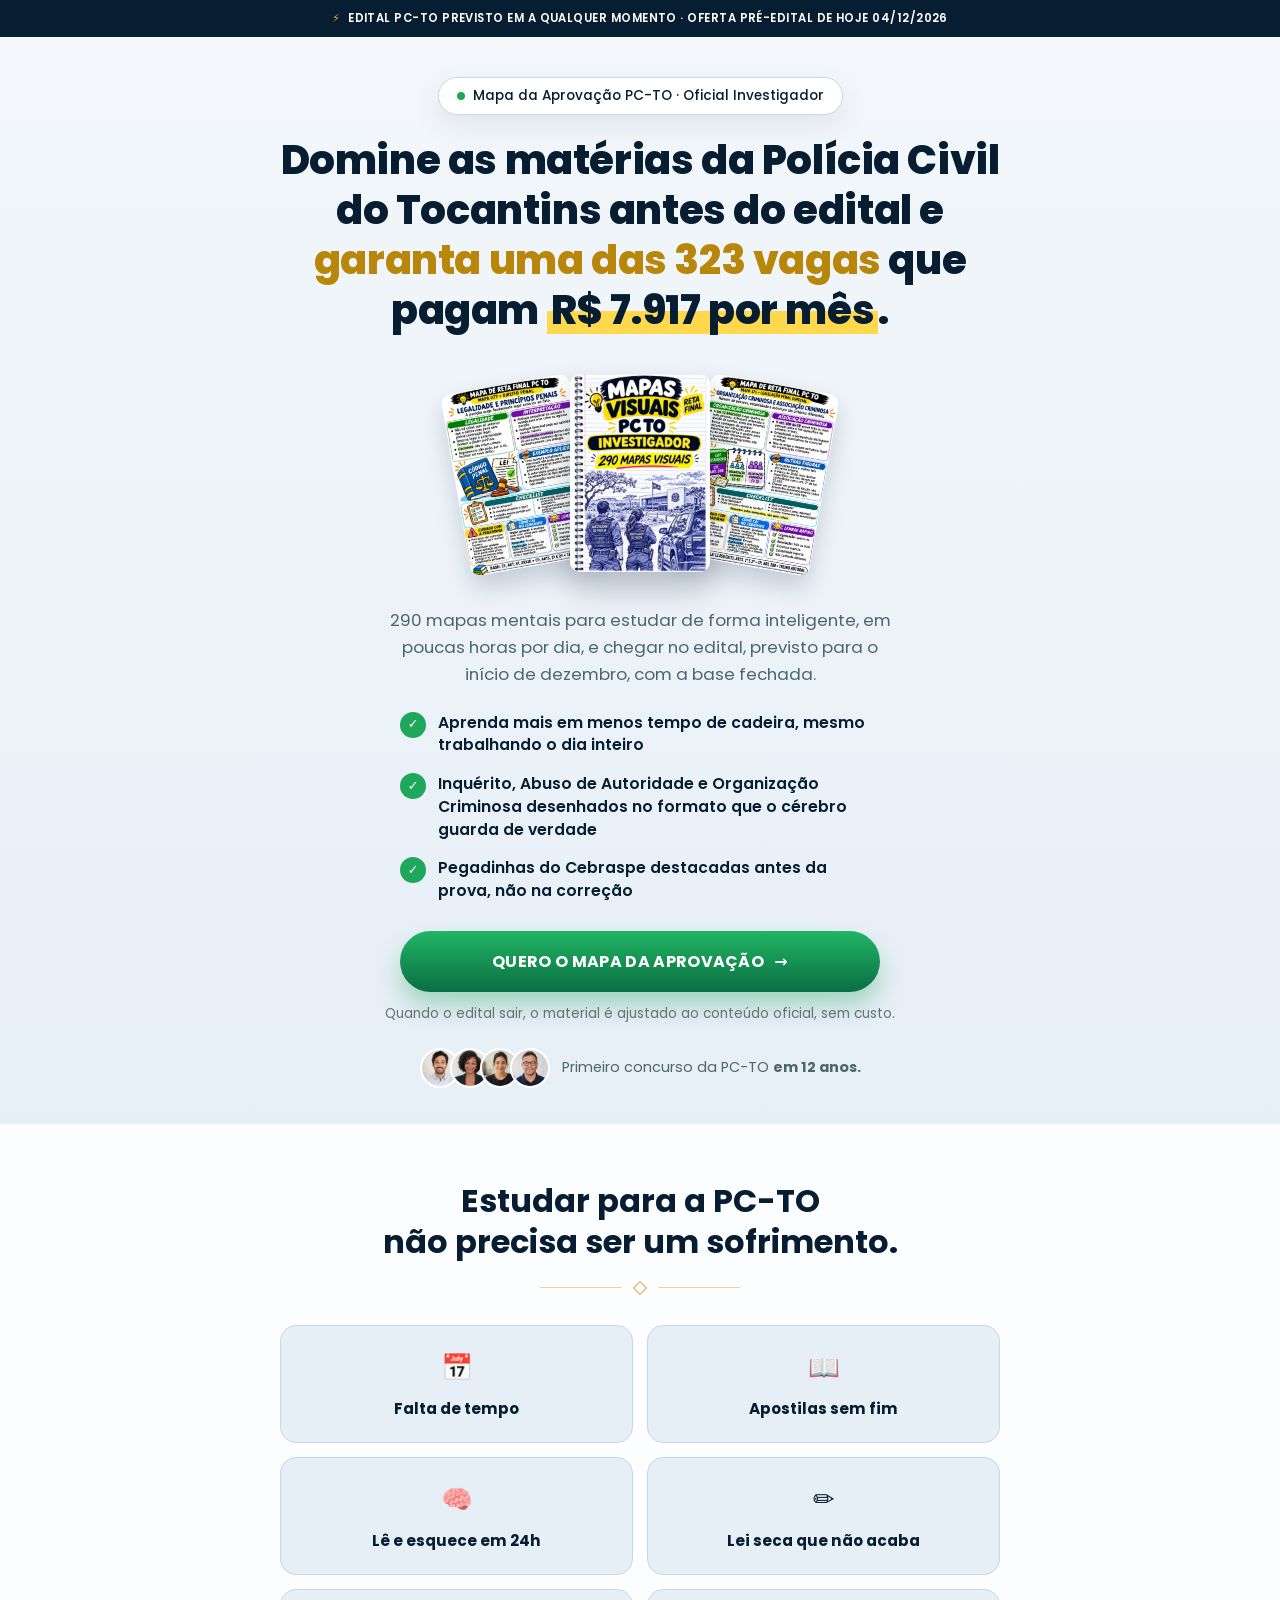
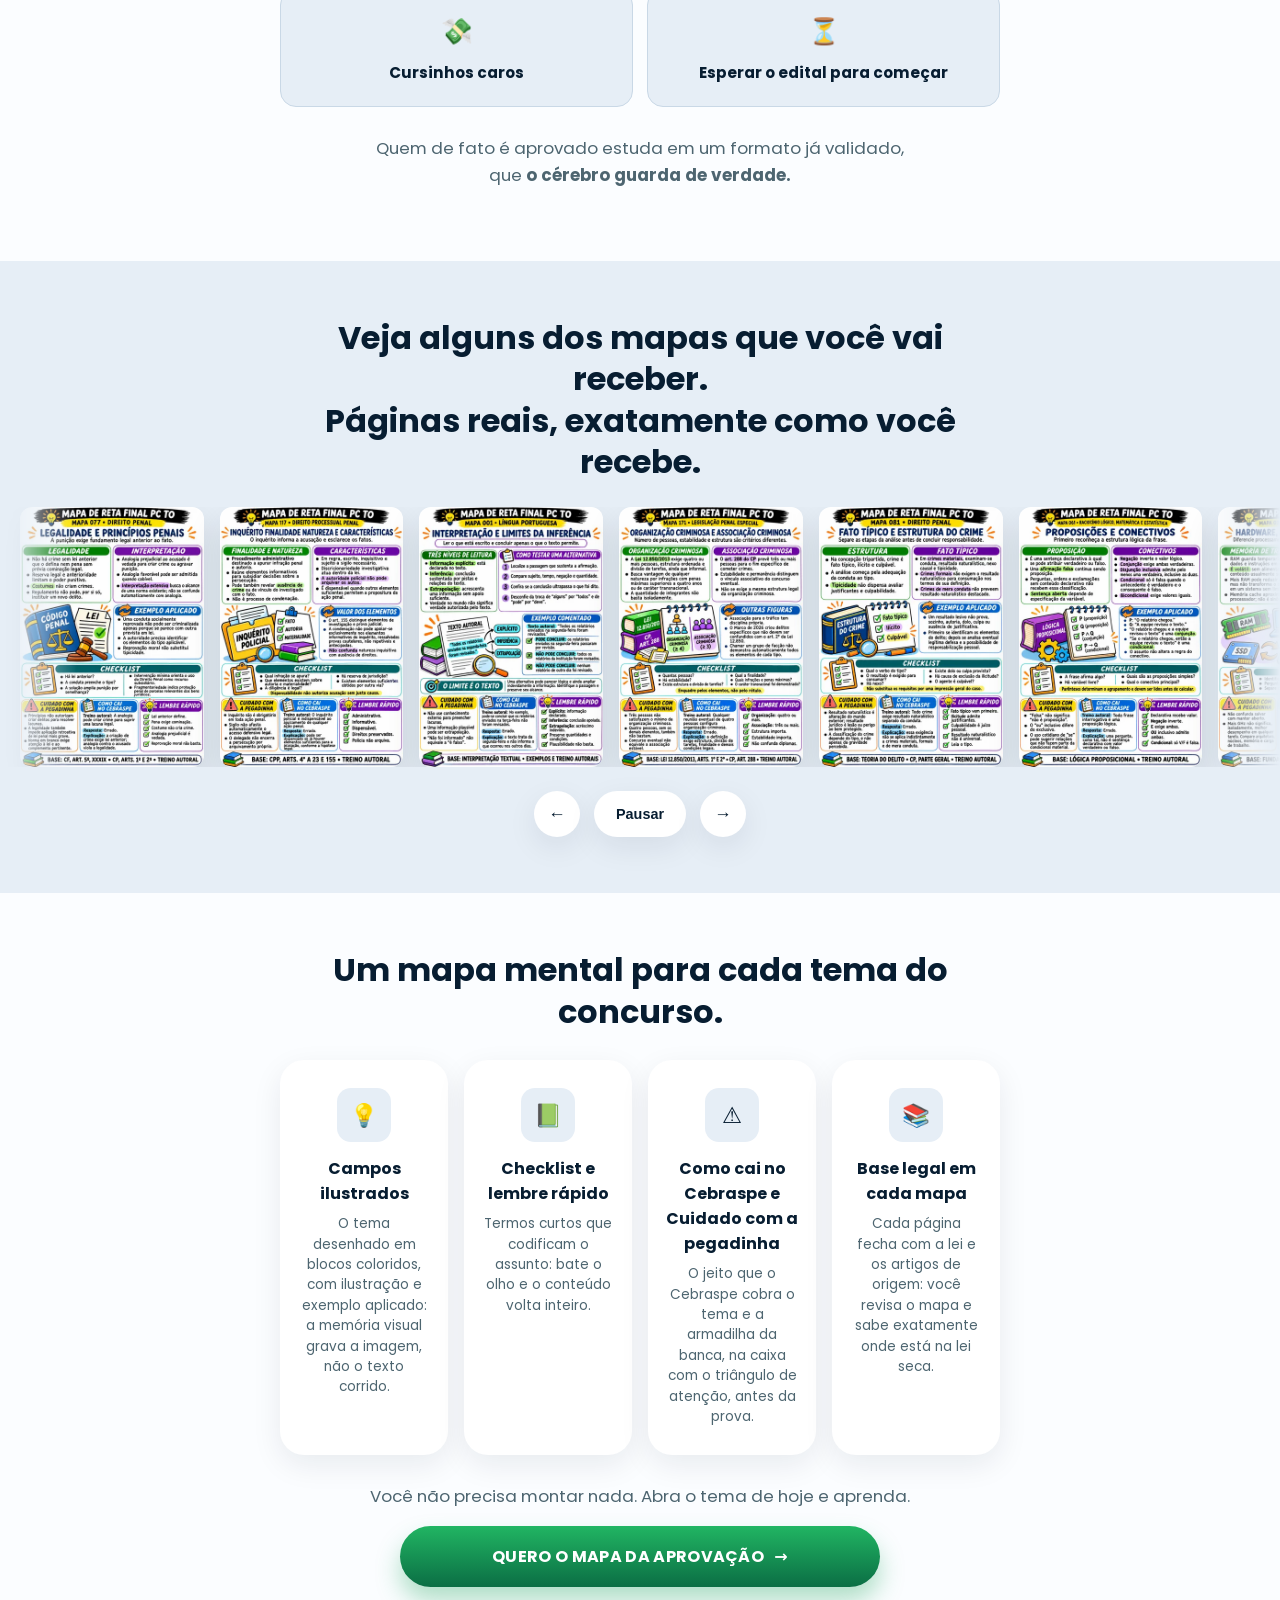
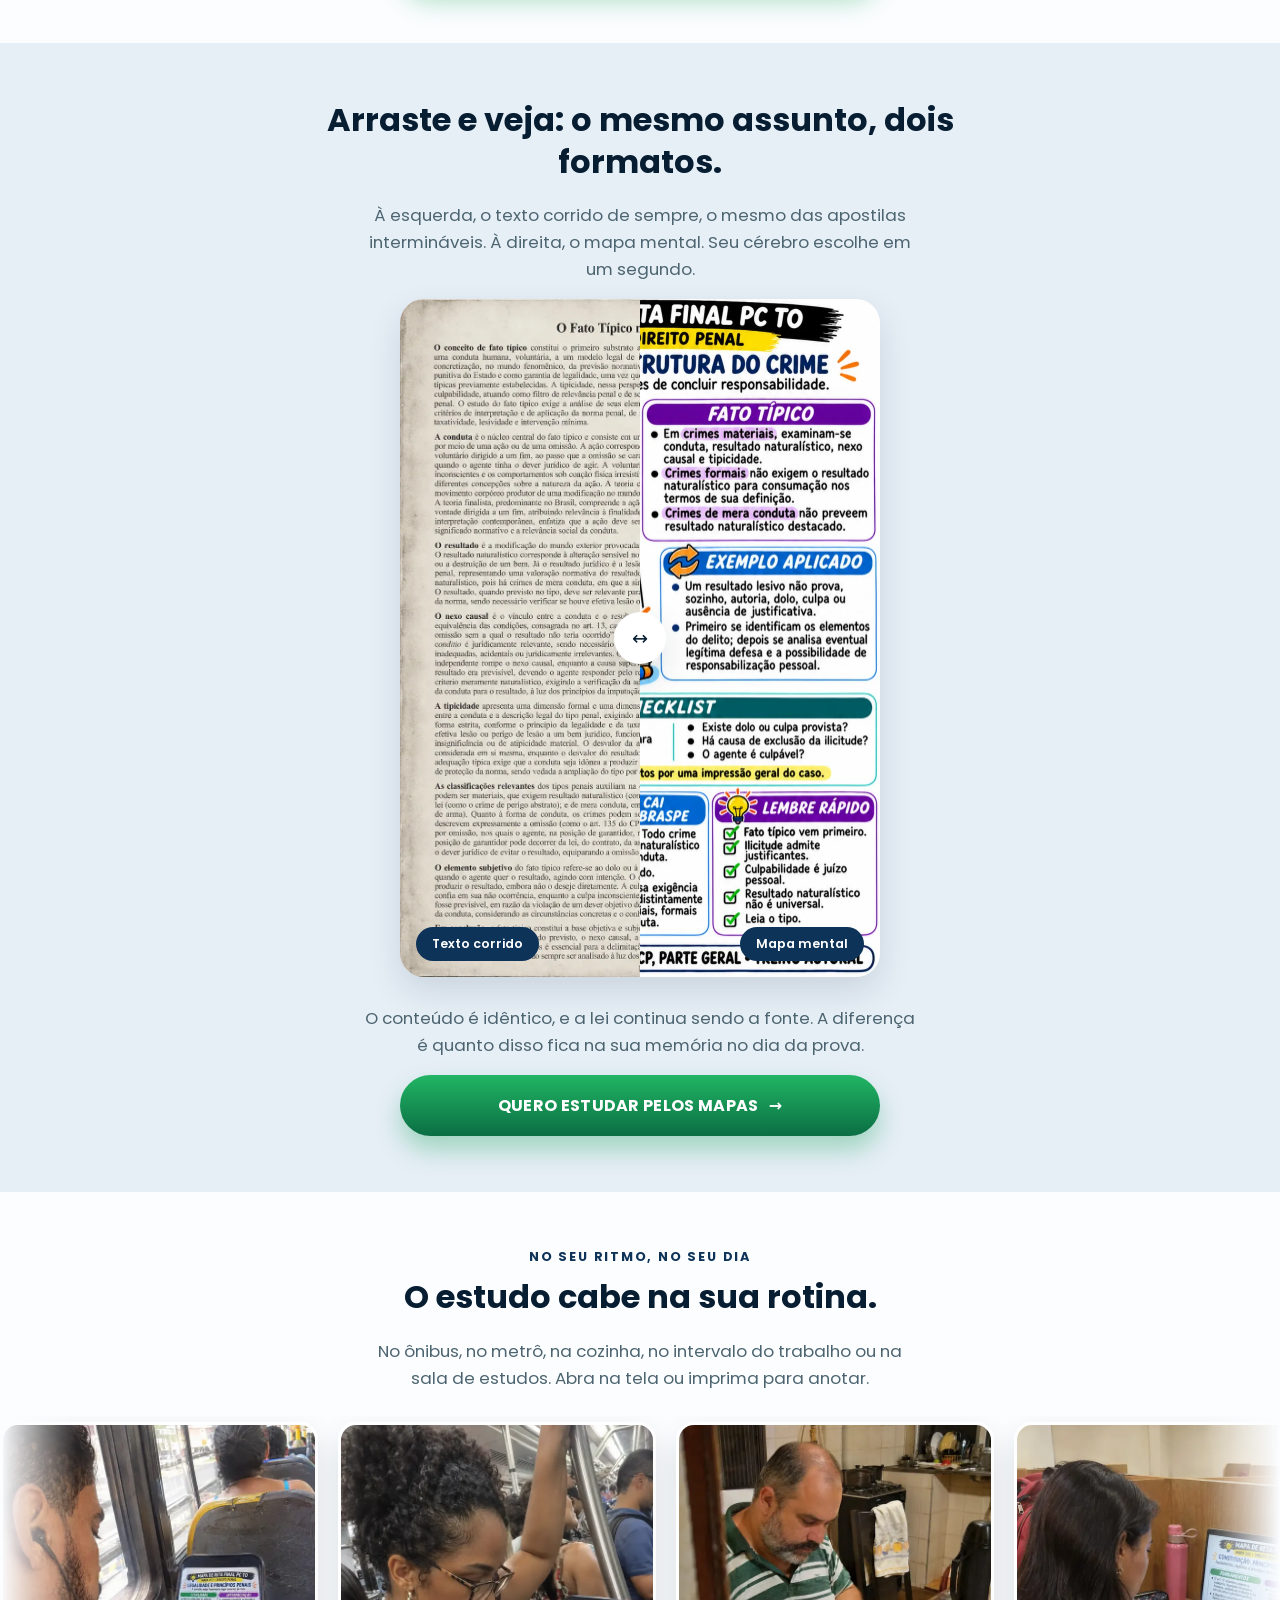
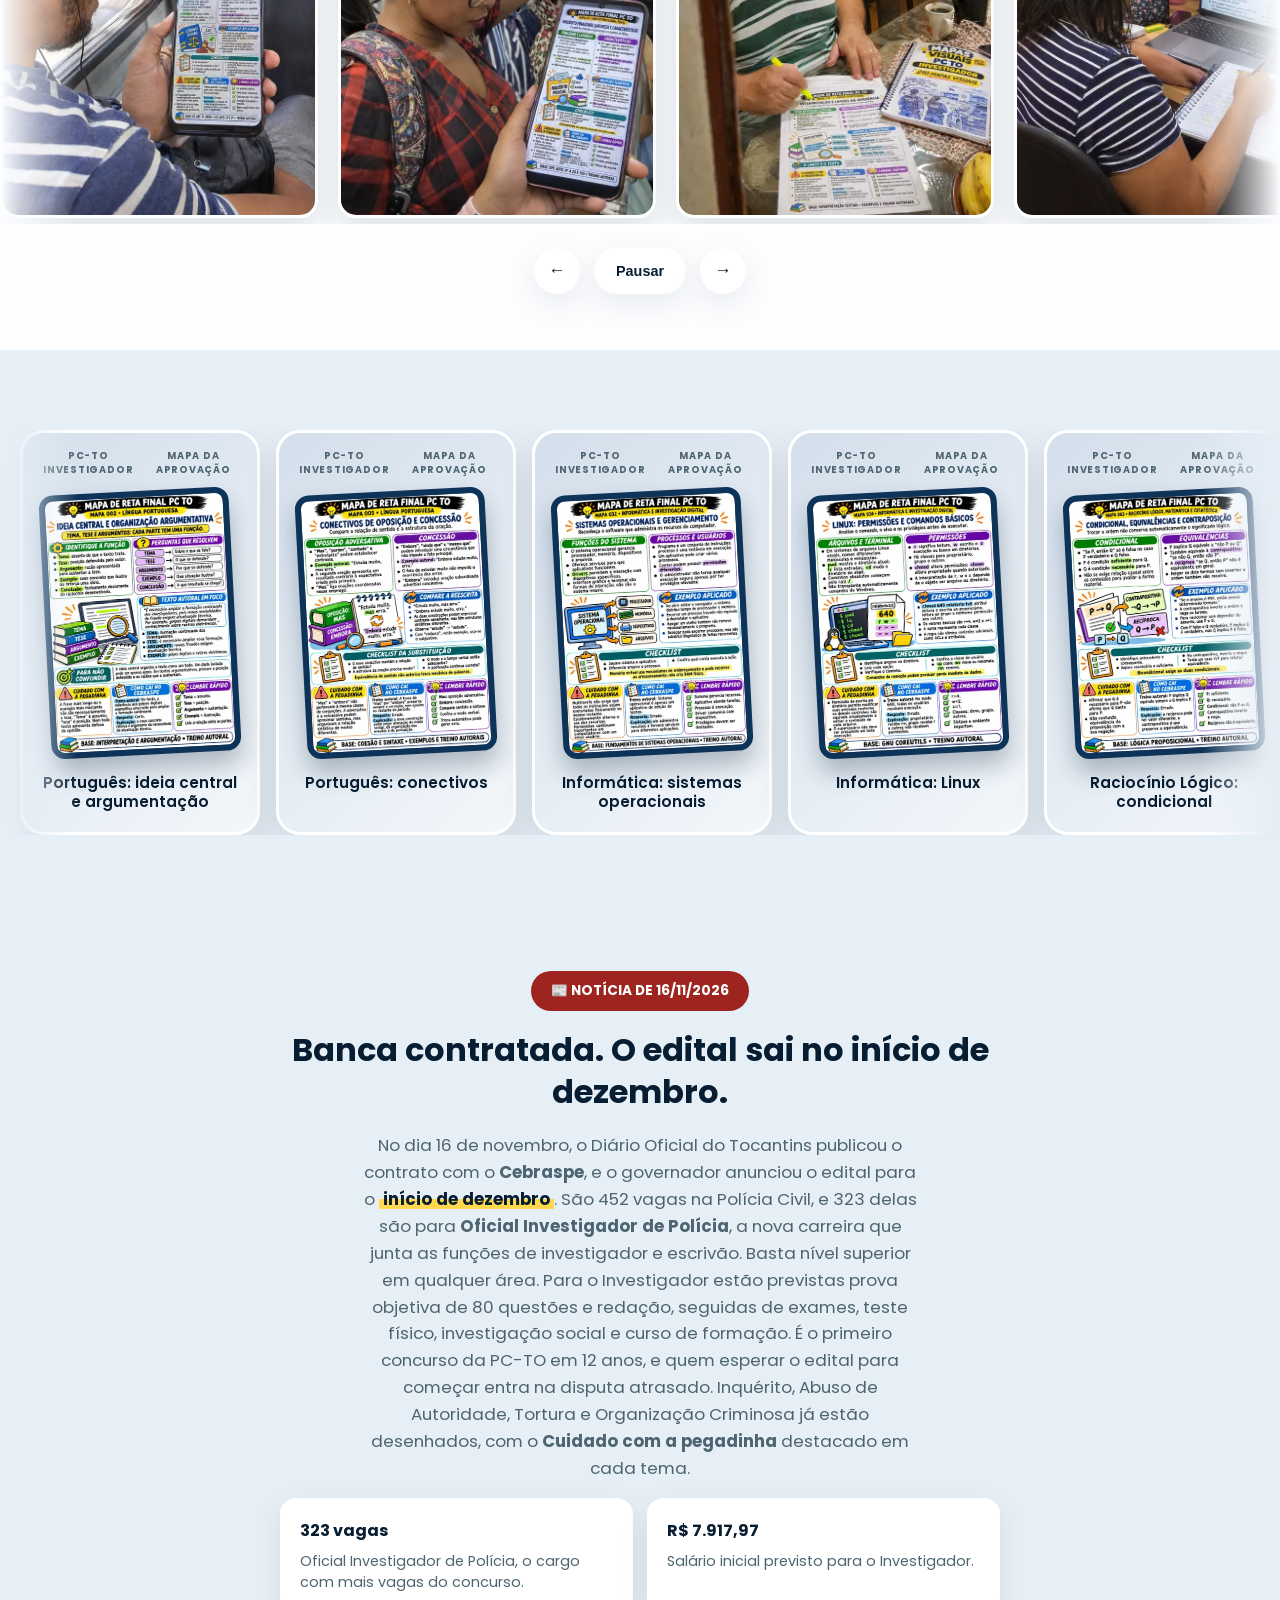
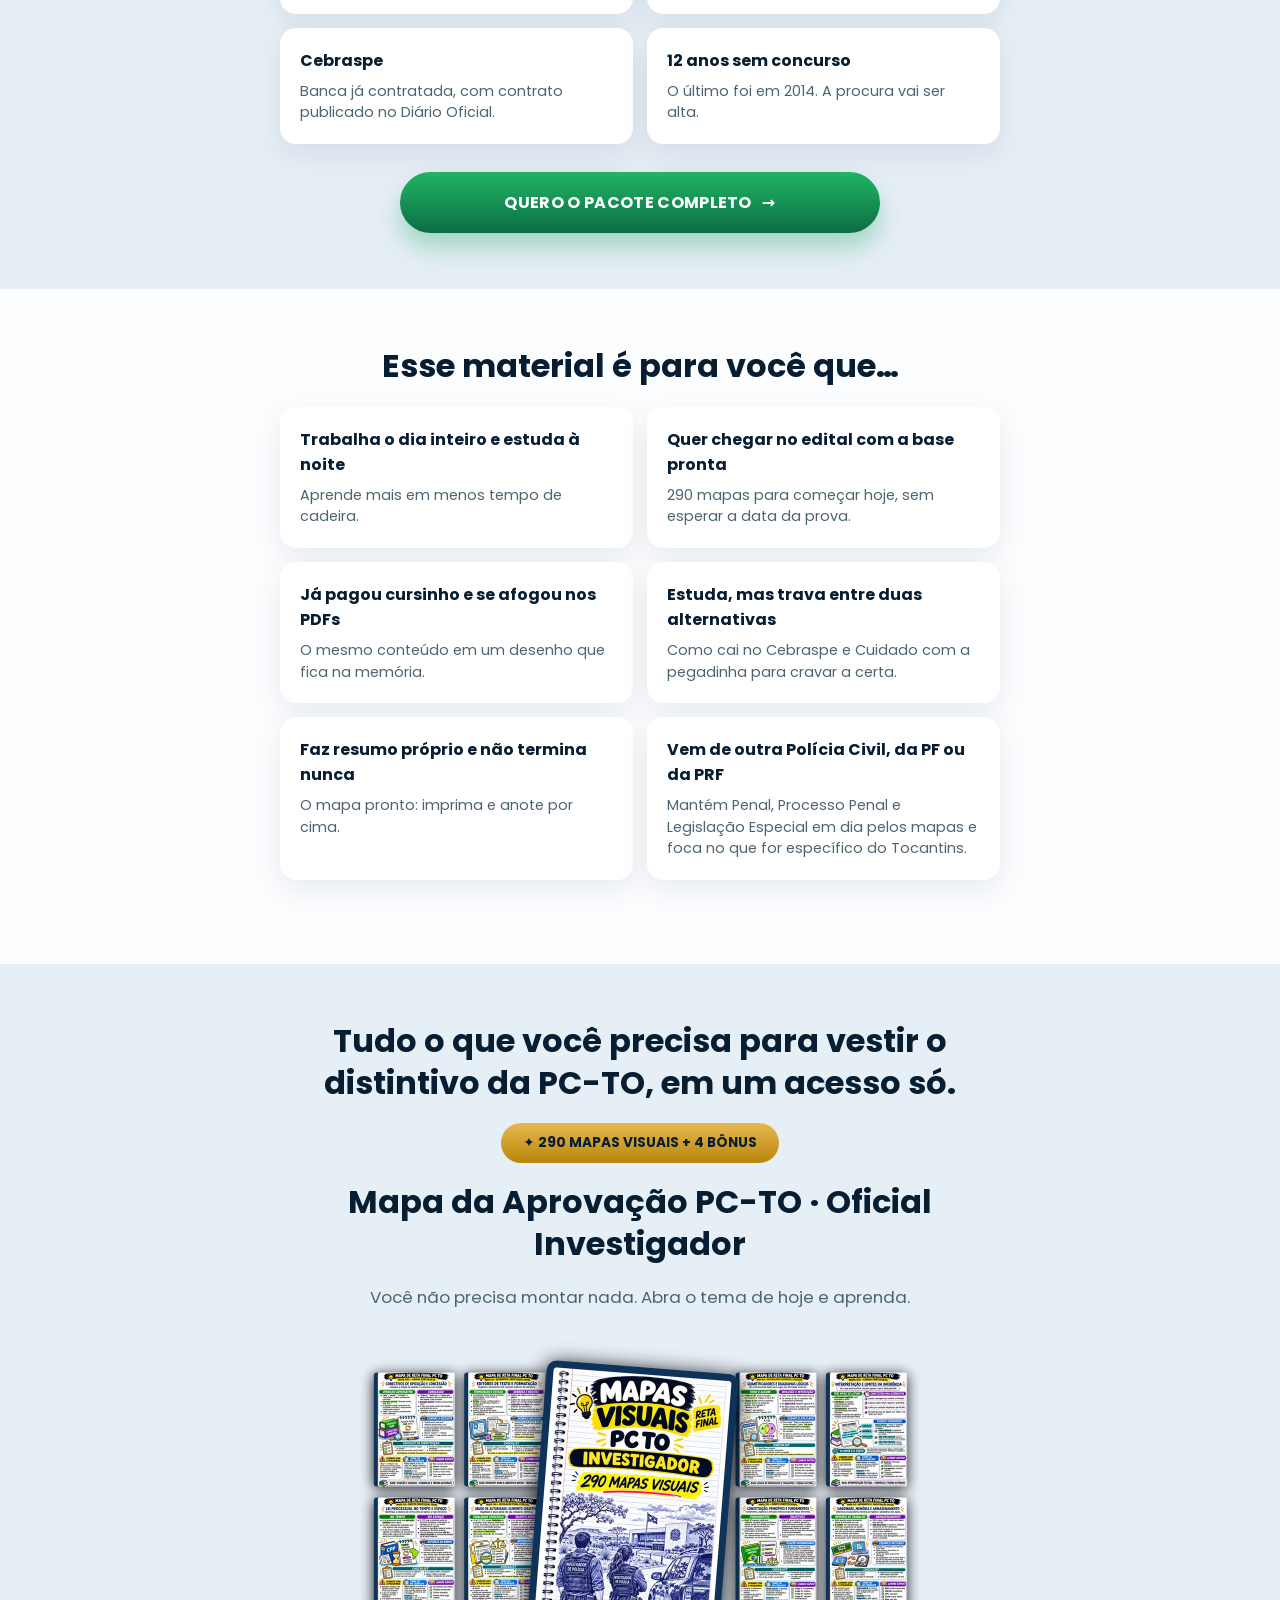
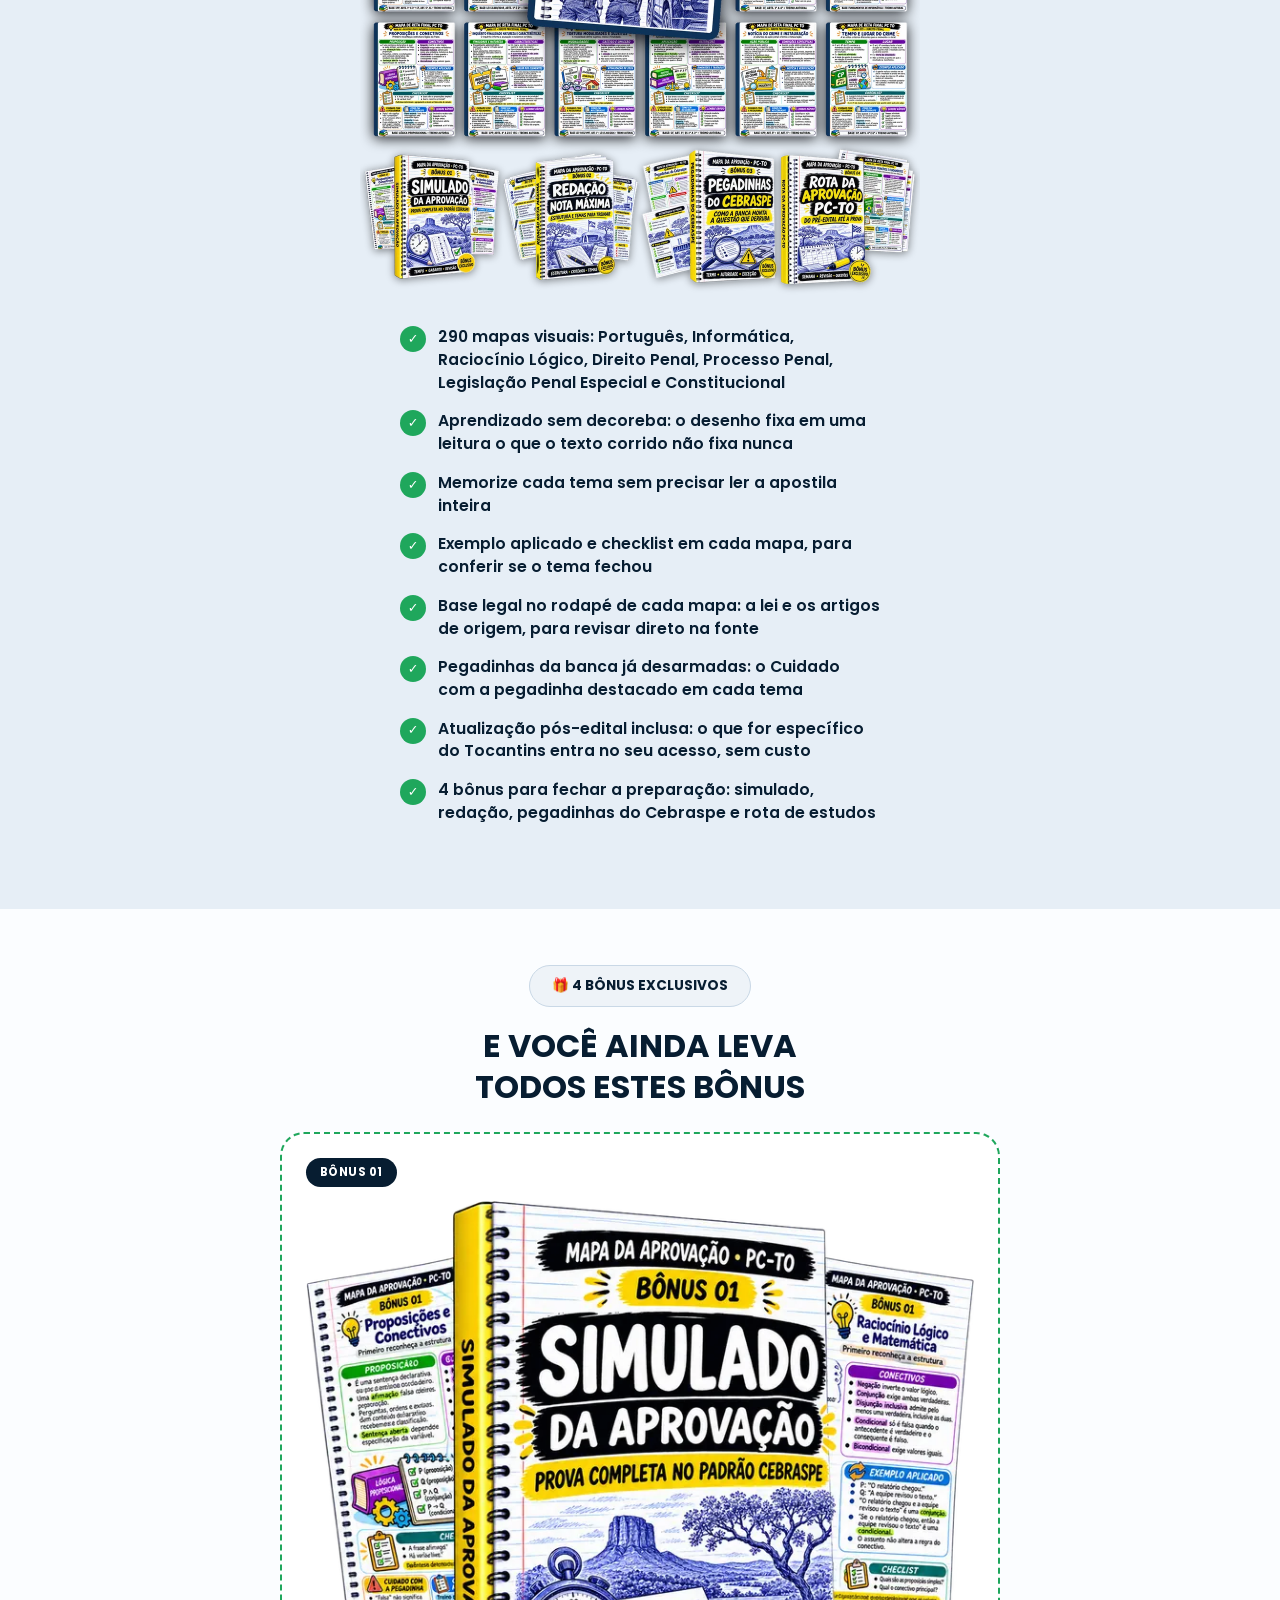
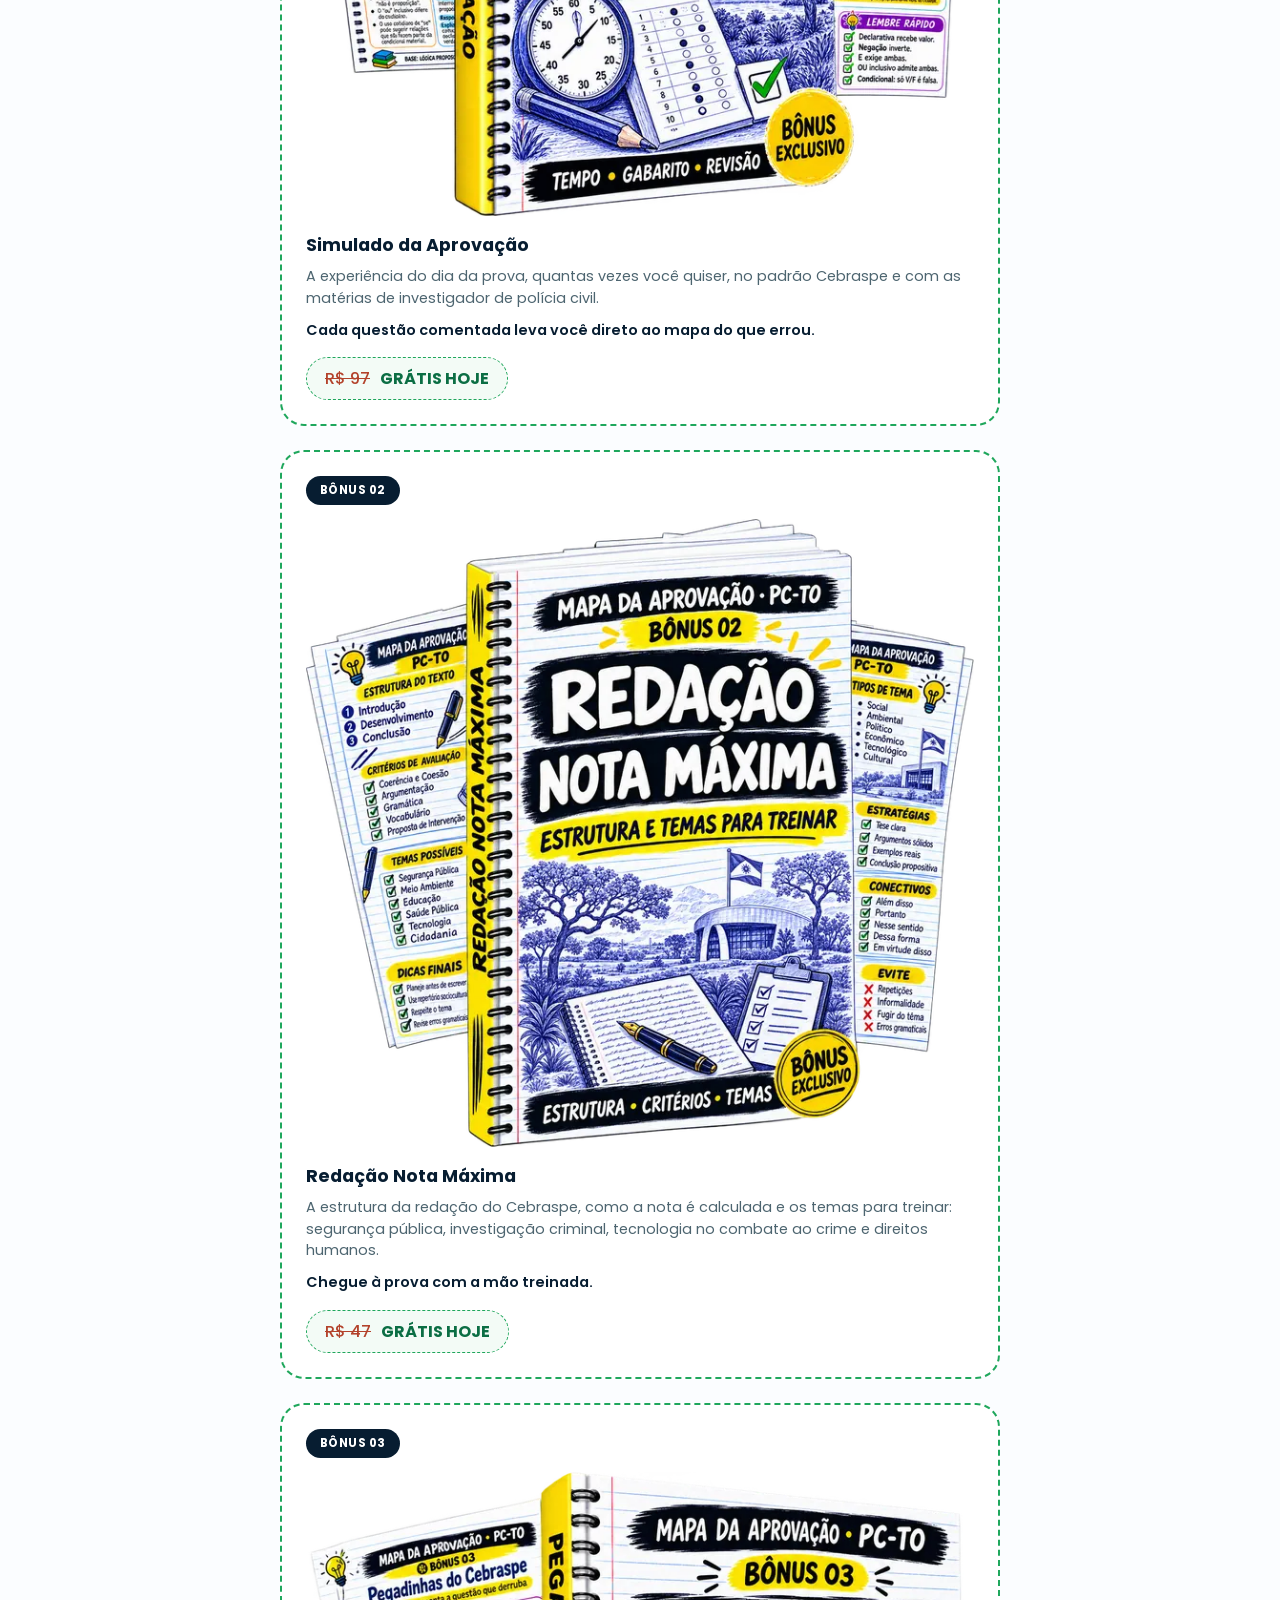
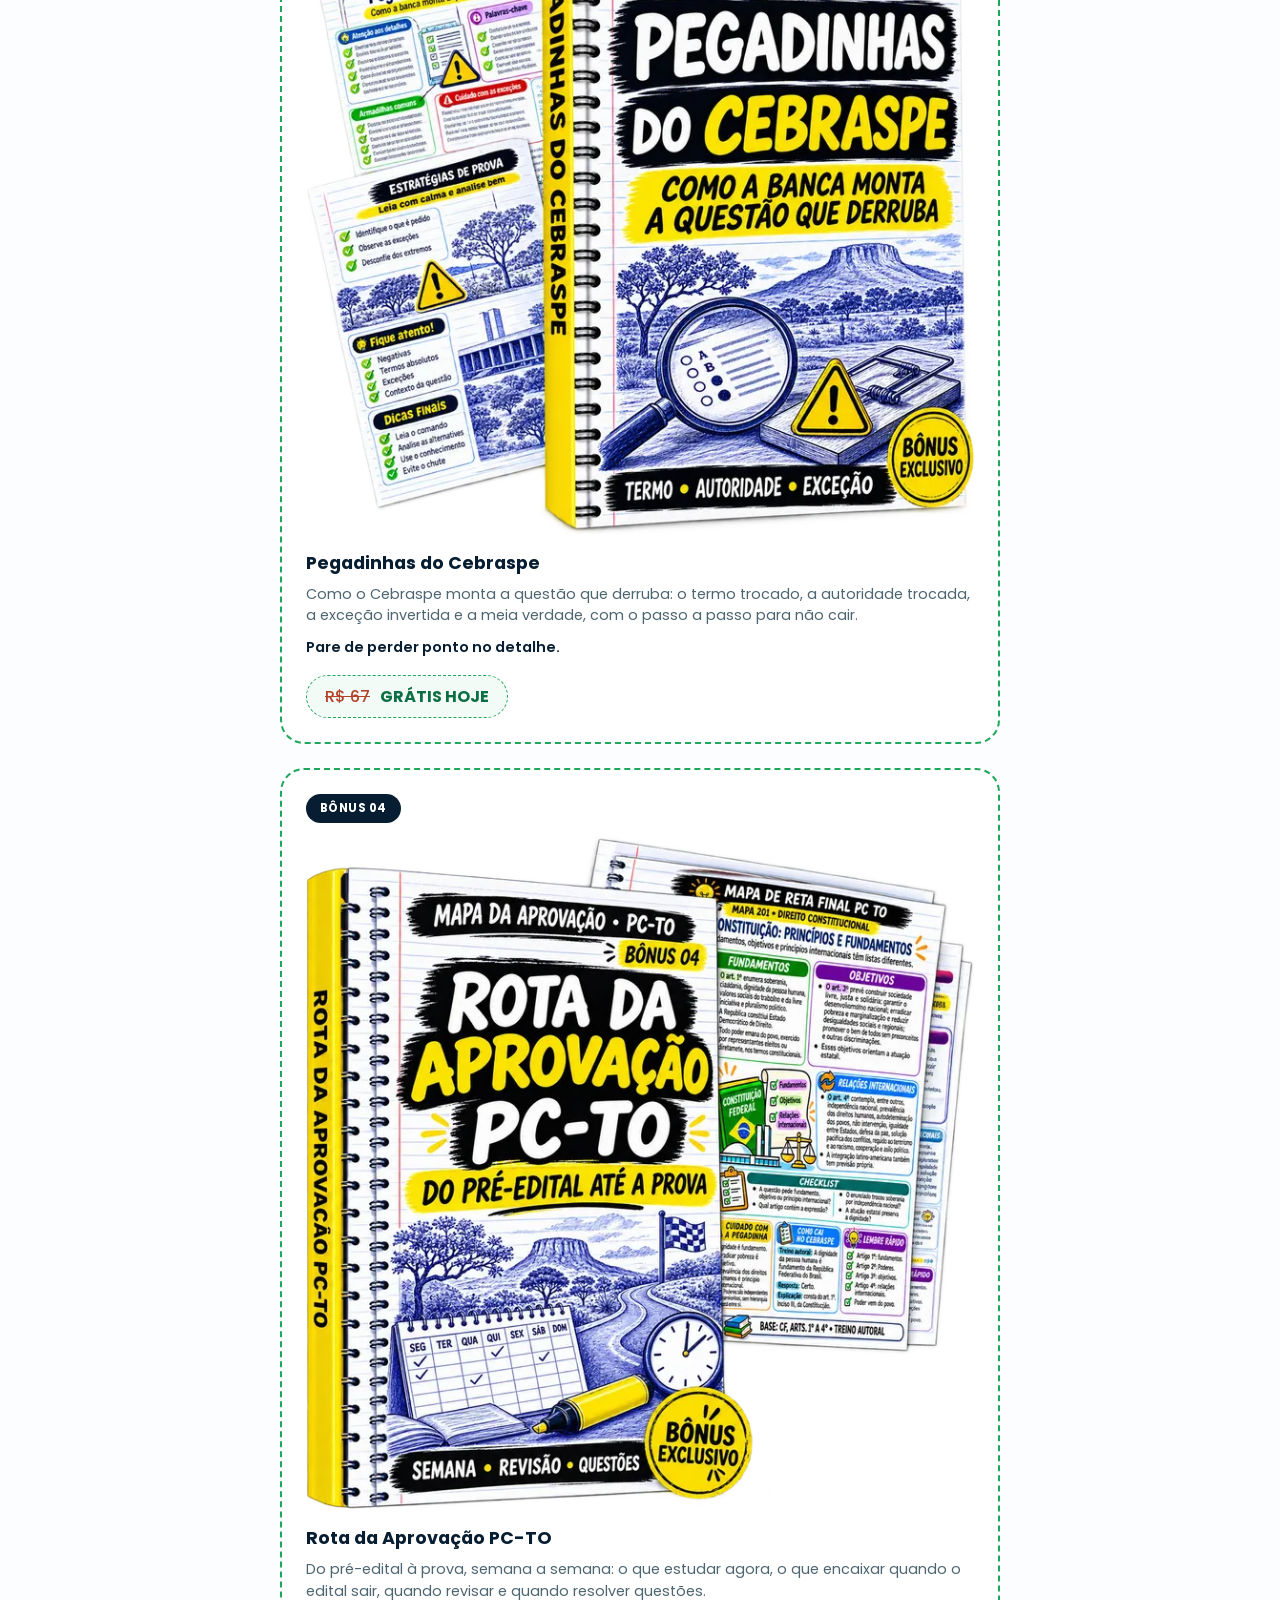
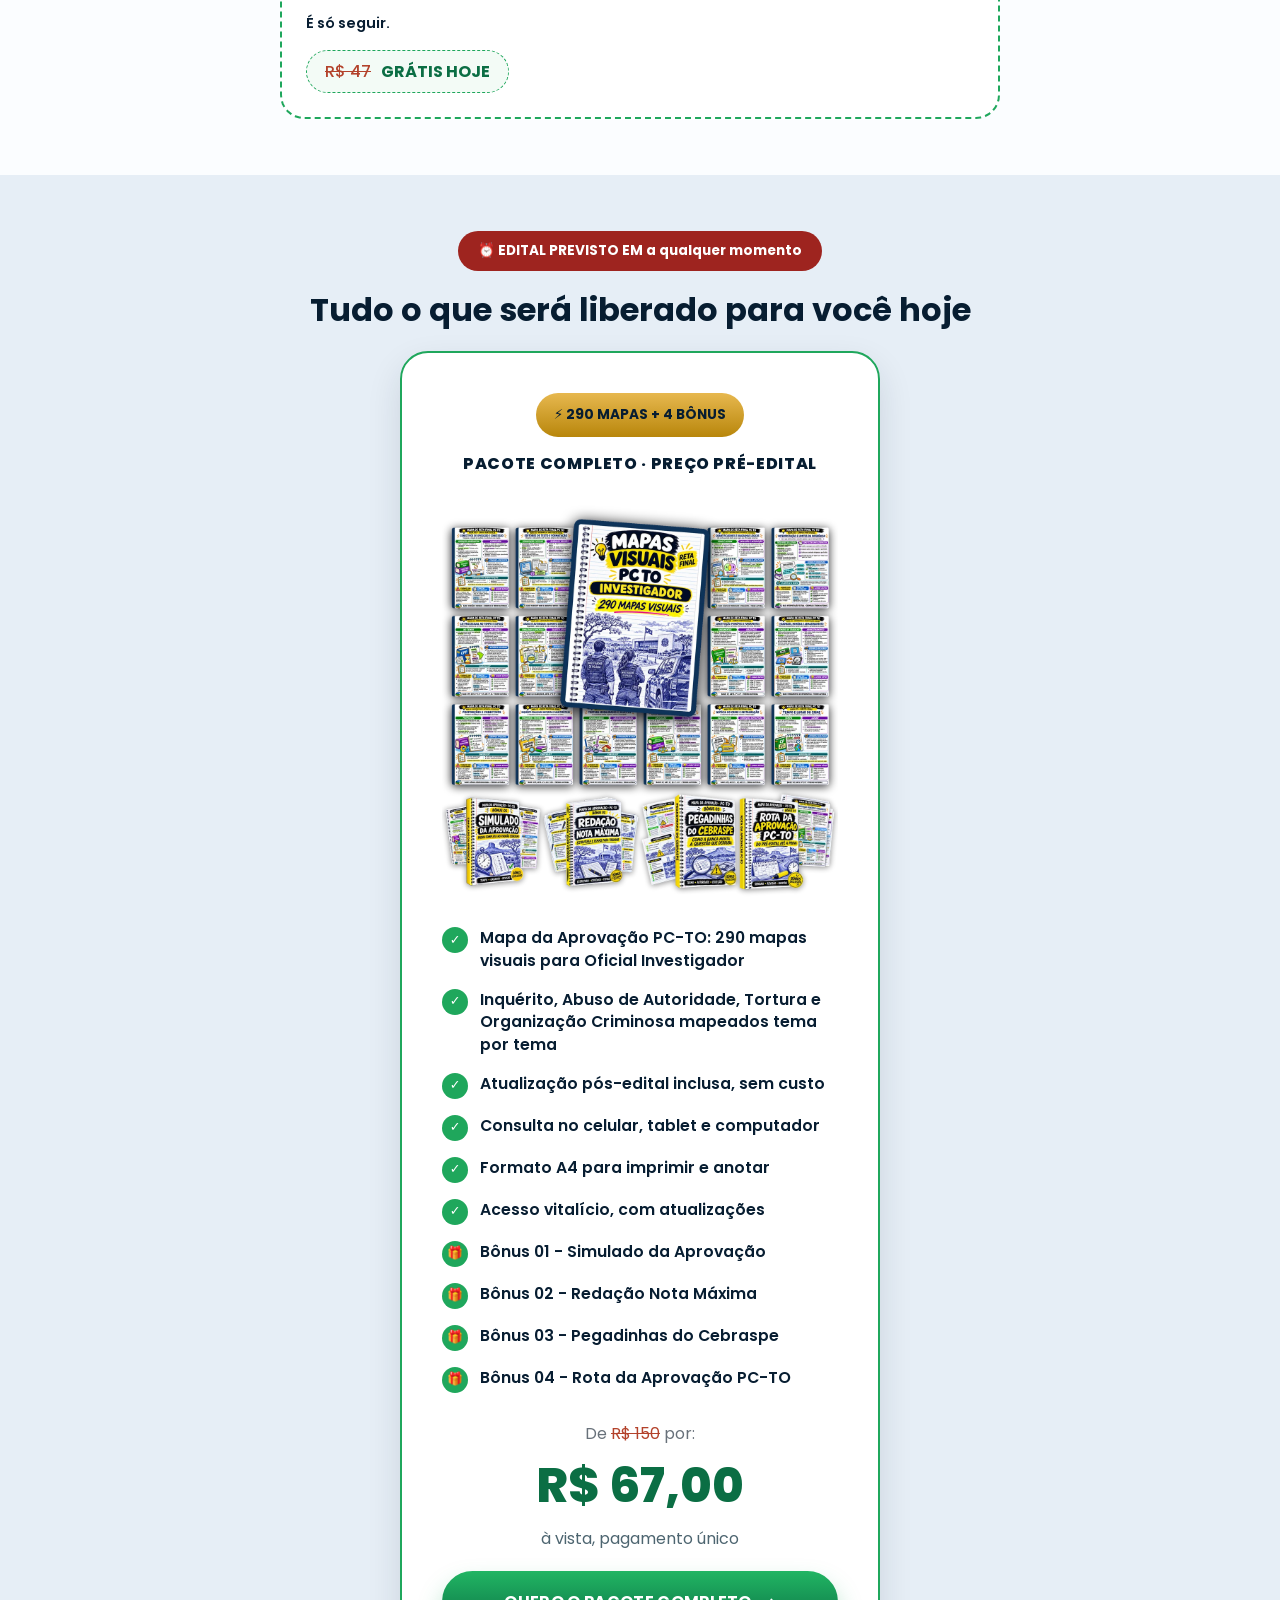
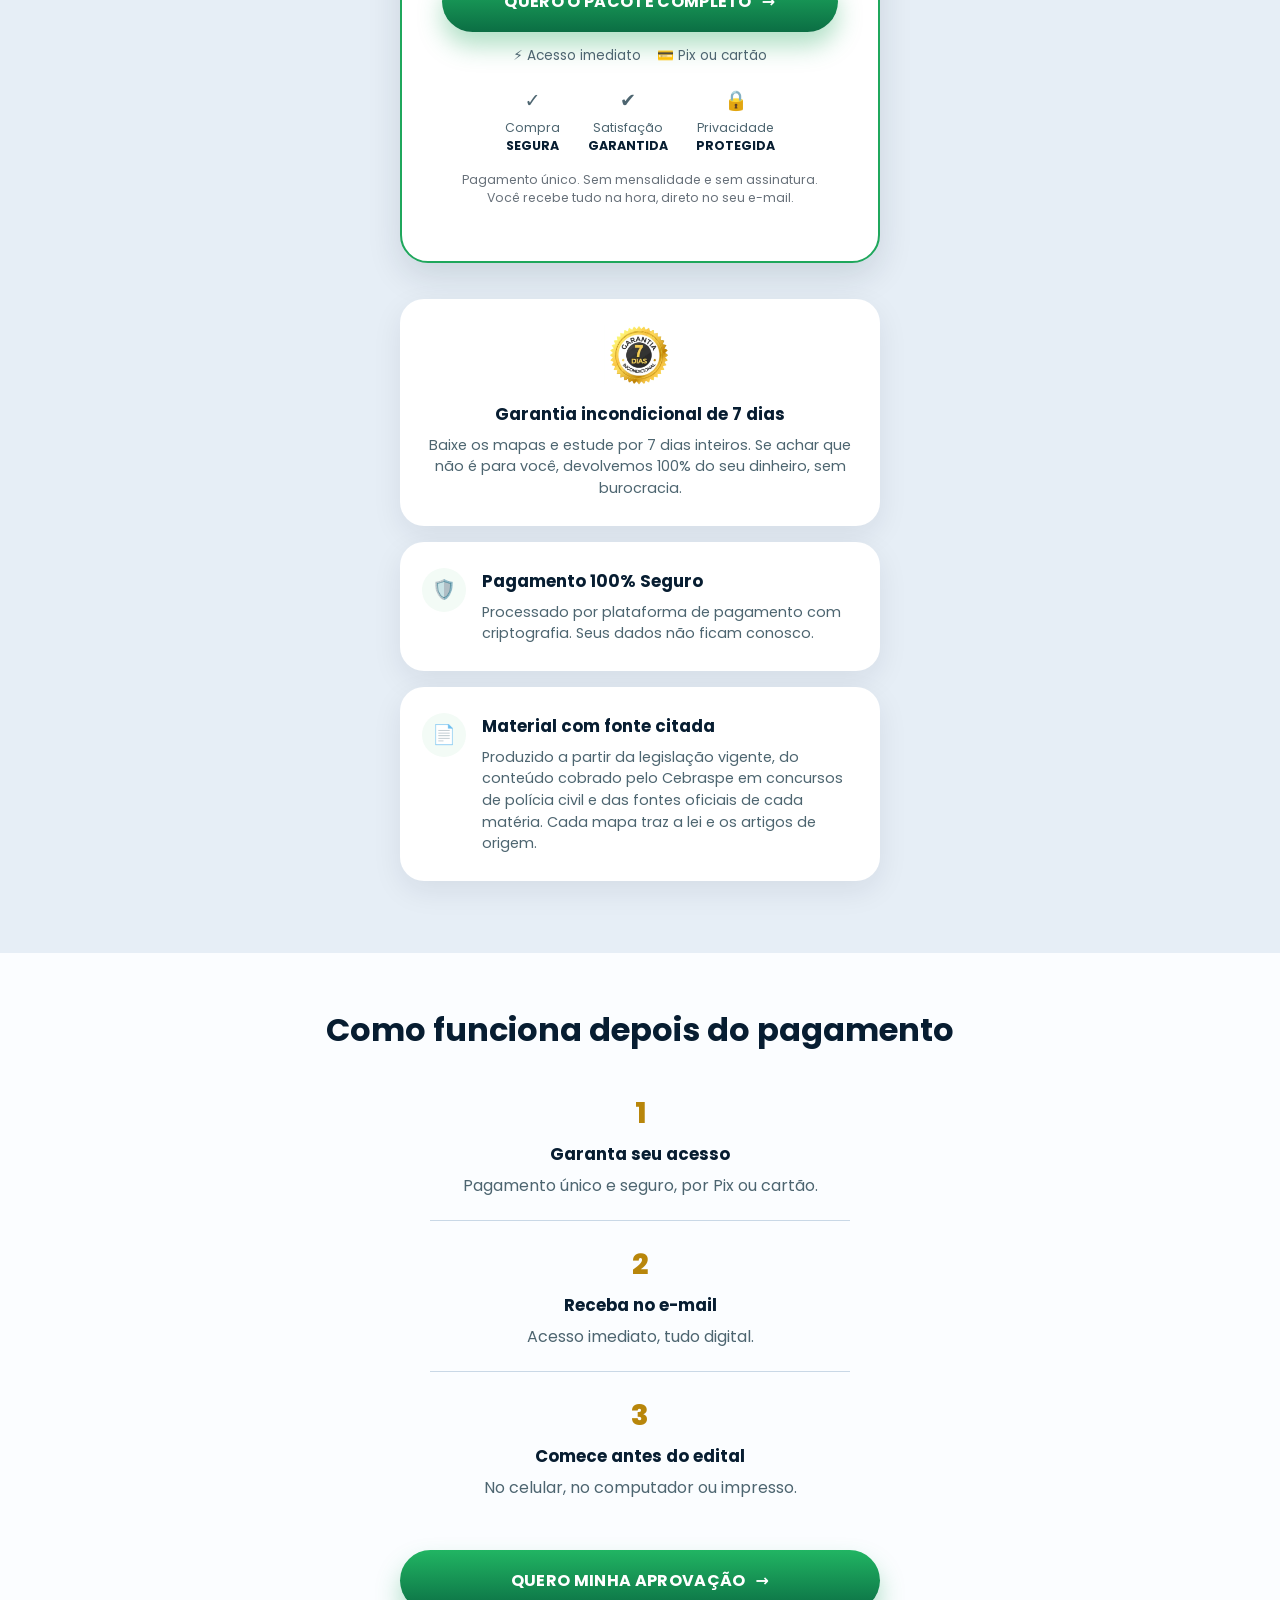
<file: index.html>
<!doctype html>
<html lang="pt-BR">
<head>
<meta charset="UTF-8" />
<meta name="viewport" content="width=device-width, initial-scale=1.0" />
<title>Mapa da Aprovação PC-TO Investigador | Comece antes do edital</title>
<meta name="description" content="290 mapas visuais para Oficial Investigador da Polícia Civil do Tocantins. 323 vagas, R$ 7.917,97, banca Cebraspe. Edital previsto para o início de dezembro." />
<meta name="theme-color" content="#071D31" />
<meta name="robots" content="noindex,nofollow" />
<link rel="icon" href="/favicon.ico" sizes="any" />
<link rel="icon" type="image/png" sizes="32x32" href="/favicon-32.png" />
<link rel="icon" type="image/png" sizes="16x16" href="/favicon-16.png" />
<link rel="apple-touch-icon" sizes="180x180" href="/apple-touch-icon.png" />
<meta property="og:type" content="website" />
<meta property="og:locale" content="pt_BR" />
<meta property="og:site_name" content="Mapa da Aprovação PC-TO Investigador" />
<meta property="og:title" content="Mapa da Aprovação PC-TO Investigador | Comece antes do edital" />
<meta property="og:description" content="290 mapas visuais para Oficial Investigador da PC-TO. 323 vagas, R$ 7.917,97 e Cebraspe já contratado. Edital previsto para o início de dezembro." />
<meta property="og:url" content="https://pcto.aprovadobizurado.com.br/" />
<meta property="og:image" content="https://pcto.aprovadobizurado.com.br/assets/img/og-image.jpg" />
<meta property="og:image:width" content="1200" />
<meta property="og:image:height" content="630" />
<meta property="og:image:alt" content="Mapa da Aprovação PC-TO: 290 mapas visuais para Oficial Investigador" />
<meta name="twitter:card" content="summary_large_image" />
<meta name="twitter:title" content="Mapa da Aprovação PC-TO Investigador | Comece antes do edital" />
<meta name="twitter:description" content="290 mapas visuais para Oficial Investigador da PC-TO. 323 vagas, R$ 7.917,97 e Cebraspe já contratado. Edital previsto para o início de dezembro." />
<meta name="twitter:image" content="https://pcto.aprovadobizurado.com.br/assets/img/og-image.jpg" />
<!-- Trackzeira (projeto PC Tocantins p_8c14dd1b): UTMs, sck/xcod no checkout Hotmart e pixel (configurado no painel) -->
<script src="https://trackzeira.com.br/s.php?id=p_8c14dd1b" async></script>
<link rel="preconnect" href="https://fonts.googleapis.com" />
<link rel="preconnect" href="https://fonts.gstatic.com" crossorigin />
<link href="https://fonts.googleapis.com/css2?family=Poppins:wght@400;500;600;700;800&display=swap" rel="stylesheet" />
<link rel="stylesheet" href="/assets/css/style.css?v=5" /></head>
<body>

<!-- ===== TOPO / AVISO ===== -->
<div class="topbar">
  <span class="topbar__bolt">⚡</span>
  <span>EDITAL PC-TO PREVISTO EM <span data-dias-edital>16 dias</span> · OFERTA PRÉ-EDITAL DE HOJE <span id="topbar-date"></span></span>
</div>

<!-- ===== HERO ===== -->
<header class="hero">
  <div class="container hero__inner">
    <div class="pill-badge">
      <span class="pill-badge__dot"></span>
      Mapa da Aprovação PC-TO · Oficial Investigador
    </div>

    <h1 class="hero__title">
      Domine as matérias da Polícia Civil do Tocantins antes do edital e <span class="text-accent">garanta uma das 323 vagas</span> que pagam <span class="grifo">R$ 7.917 por mês</span>.
    </h1>

    <div class="hero__art">
      <img class="hero__art-side hero__art-side--left" src="/assets/img/mapa-002.webp" alt="Mapa mental de exemplo do material: legalidade e princípios penais" />
      <img class="hero__art-cover" src="/assets/img/capa.webp" alt="Capa do Mapa da Aprovação PC-TO: 290 mapas visuais para Investigador" fetchpriority="high" />
      <img class="hero__art-side hero__art-side--right" src="/assets/img/mapa-005.webp" alt="Mapa mental de exemplo do material: organização criminosa" />
    </div>

    <p class="hero__subtitle">
      290 mapas mentais para estudar de forma inteligente, em poucas horas por dia, e chegar no edital, previsto para o início de dezembro, com a base fechada.
    </p>

    <ul class="checklist">
      <li><span class="checklist__icon">✓</span> Aprenda mais em menos tempo de cadeira, mesmo trabalhando o dia inteiro</li>
      <li><span class="checklist__icon">✓</span> Inquérito, Abuso de Autoridade e Organização Criminosa desenhados no formato que o cérebro guarda de verdade</li>
      <li><span class="checklist__icon">✓</span> Pegadinhas do Cebraspe destacadas antes da prova, não na correção</li>
    </ul>

    <a href="#previas" class="btn btn--green btn--block">QUERO O MAPA DA APROVAÇÃO <span class="btn__arrow">→</span></a>
    <p class="hero__note">Quando o edital sair, o material é ajustado ao conteúdo oficial, sem custo.</p>

    <div class="trustrow">
      <div class="trustrow__avatars">
        <img src="/assets/img/avatar-1.webp" alt="" loading="lazy" />
        <img src="/assets/img/avatar-2.webp" alt="" loading="lazy" />
        <img src="/assets/img/avatar-3.webp" alt="" loading="lazy" />
        <img src="/assets/img/avatar-4.webp" alt="" loading="lazy" />
      </div>
      <p>Primeiro concurso da PC-TO <strong>em 12 anos.</strong></p>
    </div>
  </div>
</header>

<!-- ===== DOR ===== -->
<section class="section">
  <div class="container text-center">
    <h2 class="h2">Estudar para a PC-TO<br />não precisa ser um sofrimento.</h2>
    <div class="divider"><span class="divider__diamond"></span></div>

    <div class="grid-2">
      <div class="pain-card"><span class="pain-card__icon">📅</span><p>Falta de tempo</p></div>
      <div class="pain-card"><span class="pain-card__icon">📖</span><p>Apostilas sem fim</p></div>
      <div class="pain-card"><span class="pain-card__icon">🧠</span><p>Lê e esquece em 24h</p></div>
      <div class="pain-card"><span class="pain-card__icon">✏️</span><p>Lei seca que não acaba</p></div>
      <div class="pain-card"><span class="pain-card__icon">💸</span><p>Cursinhos caros</p></div>
      <div class="pain-card"><span class="pain-card__icon">⏳</span><p>Esperar o edital para começar</p></div>
    </div>

    <p class="lead">Quem de fato é aprovado estuda em um formato já validado, que <strong>o cérebro guarda de verdade.</strong></p>
  </div>
</section>

<!-- ===== GALERIA DE MAPAS ===== -->
<section class="section section--alt" id="previas">
  <div class="container text-center">
    <h2 class="h2">Veja alguns dos mapas que você vai receber.<br />Páginas reais, exatamente como você recebe.</h2>
  </div>

  <div class="marquee" id="marquee-1">
    <div class="marquee__track" id="marquee-1-track"></div>
  </div>

  <div class="marquee-controls">
    <button class="round-btn" data-marquee-prev="marquee-1" aria-label="Anterior">←</button>
    <button class="round-btn round-btn--text" data-marquee-toggle="marquee-1">Pausar</button>
    <button class="round-btn" data-marquee-next="marquee-1" aria-label="Próximo">→</button>
  </div>
</section>

<!-- ===== COMO FUNCIONA O MAPA ===== -->
<section class="section">
  <div class="container text-center">
    <h2 class="h2">Um mapa mental para cada tema do concurso.</h2>

    <div class="feature-grid">
      <div class="feature-card">
        <span class="feature-card__icon">💡</span>
        <h3>Campos ilustrados</h3>
        <p>O tema desenhado em blocos coloridos, com ilustração e exemplo aplicado: a memória visual grava a imagem, não o texto corrido.</p>
      </div>
      <div class="feature-card">
        <span class="feature-card__icon">📗</span>
        <h3>Checklist e lembre rápido</h3>
        <p>Termos curtos que codificam o assunto: bate o olho e o conteúdo volta inteiro.</p>
      </div>
      <div class="feature-card">
        <span class="feature-card__icon">⚠️</span>
        <h3>Como cai no Cebraspe e Cuidado com a pegadinha</h3>
        <p>O jeito que o Cebraspe cobra o tema e a armadilha da banca, na caixa com o triângulo de atenção, antes da prova.</p>
      </div>
      <div class="feature-card">
        <span class="feature-card__icon">📚</span>
        <h3>Base legal em cada mapa</h3>
        <p>Cada página fecha com a lei e os artigos de origem: você revisa o mapa e sabe exatamente onde está na lei seca.</p>
      </div>
    </div>

    <p class="lead">Você não precisa montar nada. Abra o tema de hoje e aprenda.</p>
    <a href="#oferta" class="btn btn--green btn--block">QUERO O MAPA DA APROVAÇÃO <span class="btn__arrow">→</span></a>
  </div>
</section>

<!-- ===== COMPARADOR ===== -->
<section class="section section--alt">
  <div class="container text-center">
    <h2 class="h2">Arraste e veja: o mesmo assunto, dois formatos.</h2>
    <p class="lead">À esquerda, o texto corrido de sempre, o mesmo das apostilas intermináveis. À direita, o mapa mental. Seu cérebro escolhe em um segundo.</p>
  </div>

  <div class="container">
    <div class="compare" id="compare">
      <div class="compare__after">
        <img src="/assets/img/comparador-mapa.webp" alt="Mapa mental: Fato Típico e Estrutura do Crime (Direito Penal)" loading="lazy" />
        <span class="compare__tag compare__tag--right">Mapa mental</span>
      </div>
      <div class="compare__before" id="compare-before">
        <img class="compare__textimg" src="/assets/img/texto-corrido.webp" alt="Texto corrido: O Fato Típico no Direito Penal" loading="lazy" />
        <span class="compare__tag compare__tag--left">Texto corrido</span>
      </div>
      <div class="compare__handle" id="compare-handle"><span>↔</span></div>
    </div>
  </div>

  <div class="container text-center">
    <p class="lead">O conteúdo é idêntico, e a lei continua sendo a fonte. A diferença é quanto disso fica na sua memória no dia da prova.</p>
    <a href="#oferta" class="btn btn--green btn--block">QUERO ESTUDAR PELOS MAPAS <span class="btn__arrow">→</span></a>
  </div>
</section>

<!-- ===== MODOS DE USO (FOTOS) ===== -->
<section class="section rotina">
  <div class="container text-center">
    <span class="rotina__eyebrow">No seu ritmo, no seu dia</span>
    <h2 class="h2">O estudo cabe na sua rotina.</h2>
    <p class="lead">No ônibus, no metrô, na cozinha, no intervalo do trabalho ou na sala de estudos. Abra na tela ou imprima para anotar.</p>
  </div>

  <div class="marquee marquee--rotina" id="marquee-rotina">
    <div class="marquee__track" id="marquee-rotina-track"></div>
  </div>

  <div class="marquee-controls">
    <button class="round-btn" data-marquee-prev="marquee-rotina" aria-label="Anterior">←</button>
    <button class="round-btn round-btn--text" data-marquee-toggle="marquee-rotina">Pausar</button>
    <button class="round-btn" data-marquee-next="marquee-rotina" aria-label="Próximo">→</button>
  </div>
</section>

<!-- ===== MATÉRIAS (MARQUEE 2) ===== -->
<section class="section section--alt">
  <div class="marquee marquee--fast" id="marquee-2">
    <div class="marquee__track" id="marquee-2-track"></div>
  </div>
</section>

<!-- ===== URGÊNCIA / EDITAL ===== -->
<section class="section section--alt">
  <div class="container text-center">
    <span class="countdown-pill">📰 NOTÍCIA DE 16/11/2026</span>
    <h2 class="h2">Banca contratada. O edital sai no início de dezembro.</h2>
    <p class="lead">No dia 16 de novembro, o Diário Oficial do Tocantins publicou o contrato com o <strong>Cebraspe</strong>, e o governador anunciou o edital para o <strong class="grifo">início de dezembro</strong>. São 452 vagas na Polícia Civil, e 323 delas são para <strong>Oficial Investigador de Polícia</strong>, a nova carreira que junta as funções de investigador e escrivão. Basta nível superior em qualquer área. Para o Investigador estão previstas prova objetiva de 80 questões e redação, seguidas de exames, teste físico, investigação social e curso de formação. É o primeiro concurso da PC-TO em 12 anos, e quem esperar o edital para começar entra na disputa atrasado. Inquérito, Abuso de Autoridade, Tortura e Organização Criminosa já estão desenhados, com o <strong>Cuidado com a pegadinha</strong> destacado em cada tema.</p>
    <div class="grid-2 grid-2--info">
      <div class="info-card"><h3>323 vagas</h3><p>Oficial Investigador de Polícia, o cargo com mais vagas do concurso.</p></div>
      <div class="info-card"><h3>R$ 7.917,97</h3><p>Salário inicial previsto para o Investigador.</p></div>
      <div class="info-card"><h3>Cebraspe</h3><p>Banca já contratada, com contrato publicado no Diário Oficial.</p></div>
      <div class="info-card"><h3>12 anos sem concurso</h3><p>O último foi em 2014. A procura vai ser alta.</p></div>
    </div>
    <a href="#oferta" class="btn btn--green btn--block">QUERO O PACOTE COMPLETO <span class="btn__arrow">→</span></a>
  </div>
</section>

<!-- ===== PARA QUEM É ===== -->
<section class="section">
  <div class="container text-center">
    <h2 class="h2">Esse material é para você que…</h2>
    <div class="grid-2 grid-2--info">
      <div class="info-card"><h3>Trabalha o dia inteiro e estuda à noite</h3><p>Aprende mais em menos tempo de cadeira.</p></div>
      <div class="info-card"><h3>Quer chegar no edital com a base pronta</h3><p>290 mapas para começar hoje, sem esperar a data da prova.</p></div>
      <div class="info-card"><h3>Já pagou cursinho e se afogou nos PDFs</h3><p>O mesmo conteúdo em um desenho que fica na memória.</p></div>
      <div class="info-card"><h3>Estuda, mas trava entre duas alternativas</h3><p>Como cai no Cebraspe e Cuidado com a pegadinha para cravar a certa.</p></div>
      <div class="info-card"><h3>Faz resumo próprio e não termina nunca</h3><p>O mapa pronto: imprima e anote por cima.</p></div>
      <div class="info-card"><h3>Vem de outra Polícia Civil, da PF ou da PRF</h3><p>Mantém Penal, Processo Penal e Legislação Especial em dia pelos mapas e foca no que for específico do Tocantins.</p></div>
    </div>
  </div>
</section>

<!-- ===== PACOTE / STACK ===== -->
<section class="section section--alt">
  <div class="container text-center">
    <h2 class="h2">Tudo o que você precisa para vestir o distintivo da PC-TO, em um acesso só.</h2>
    <span class="eyebrow-badge">✦ 290 MAPAS VISUAIS + 4 BÔNUS</span>
    <h2 class="h2">Mapa da Aprovação PC-TO · Oficial Investigador</h2>
    <p class="lead">Você não precisa montar nada. Abra o tema de hoje e aprenda.</p>

    <div class="stack-art" id="stack-art"></div>

    <ul class="checklist checklist--left">
      <li><span class="checklist__icon">✓</span> 290 mapas visuais: Português, Informática, Raciocínio Lógico, Direito Penal, Processo Penal, Legislação Penal Especial e Constitucional</li>
      <li><span class="checklist__icon">✓</span> Aprendizado sem decoreba: o desenho fixa em uma leitura o que o texto corrido não fixa nunca</li>
      <li><span class="checklist__icon">✓</span> Memorize cada tema sem precisar ler a apostila inteira</li>
      <li><span class="checklist__icon">✓</span> Exemplo aplicado e checklist em cada mapa, para conferir se o tema fechou</li>
      <li><span class="checklist__icon">✓</span> Base legal no rodapé de cada mapa: a lei e os artigos de origem, para revisar direto na fonte</li>
      <li><span class="checklist__icon">✓</span> Pegadinhas da banca já desarmadas: o Cuidado com a pegadinha destacado em cada tema</li>
      <li><span class="checklist__icon">✓</span> Atualização pós-edital inclusa: o que for específico do Tocantins entra no seu acesso, sem custo</li>
      <li><span class="checklist__icon">✓</span> 4 bônus para fechar a preparação: simulado, redação, pegadinhas do Cebraspe e rota de estudos</li>
    </ul>
  </div>
</section>

<!-- ===== BÔNUS ===== -->
<section class="section">
  <div class="container text-center">
    <span class="eyebrow-badge eyebrow-badge--soft">🎁 4 BÔNUS EXCLUSIVOS</span>
    <h2 class="h2">E VOCÊ AINDA LEVA<br />TODOS ESTES BÔNUS</h2>

    <div class="bonus-list">
      <div class="bonus-card">
        <span class="bonus-card__tag">BÔNUS 01</span>
        <img src="/assets/img/bonus-01.webp?v=10" alt="Simulado da Aprovação" loading="lazy" />
        <h3>Simulado da Aprovação</h3>
        <p>A experiência do dia da prova, quantas vezes você quiser, no padrão Cebraspe e com as matérias de investigador de polícia civil.</p>
        <p class="bonus-card__extra">Cada questão comentada leva você direto ao mapa do que errou.</p>
        <div class="bonus-card__price"><s>R$ 97</s> <strong>GRÁTIS HOJE</strong></div>
      </div>

      <div class="bonus-card">
        <span class="bonus-card__tag">BÔNUS 02</span>
        <img src="/assets/img/bonus-02.webp?v=9" alt="Redação Nota Máxima" loading="lazy" />
        <h3>Redação Nota Máxima</h3>
        <p>A estrutura da redação do Cebraspe, como a nota é calculada e os temas para treinar: segurança pública, investigação criminal, tecnologia no combate ao crime e direitos humanos.</p>
        <p class="bonus-card__extra">Chegue à prova com a mão treinada.</p>
        <div class="bonus-card__price"><s>R$ 47</s> <strong>GRÁTIS HOJE</strong></div>
      </div>

      <div class="bonus-card">
        <span class="bonus-card__tag">BÔNUS 03</span>
        <img src="/assets/img/bonus-03.webp?v=9" alt="Pegadinhas do Cebraspe" loading="lazy" />
        <h3>Pegadinhas do Cebraspe</h3>
        <p>Como o Cebraspe monta a questão que derruba: o termo trocado, a autoridade trocada, a exceção invertida e a meia verdade, com o passo a passo para não cair.</p>
        <p class="bonus-card__extra">Pare de perder ponto no detalhe.</p>
        <div class="bonus-card__price"><s>R$ 67</s> <strong>GRÁTIS HOJE</strong></div>
      </div>

      <div class="bonus-card">
        <span class="bonus-card__tag">BÔNUS 04</span>
        <img src="/assets/img/bonus-04.webp?v=11" alt="Rota da Aprovação PC-TO" loading="lazy" />
        <h3>Rota da Aprovação PC-TO</h3>
        <p>Do pré-edital à prova, semana a semana: o que estudar agora, o que encaixar quando o edital sair, quando revisar e quando resolver questões.</p>
        <p class="bonus-card__extra">É só seguir.</p>
        <div class="bonus-card__price"><s>R$ 47</s> <strong>GRÁTIS HOJE</strong></div>
      </div>
    </div>
  </div>
</section>

<!-- ===== OFERTA / PREÇO ===== -->
<section class="section section--alt" id="oferta">
  <div class="container text-center">
    <span class="countdown-pill">⏰ EDITAL PREVISTO EM <strong data-dias-edital>16 dias</strong></span>
    <h2 class="h2">Tudo o que será liberado para você hoje</h2>

    <div class="price-card">
      <span class="price-card__pill">⚡ 290 MAPAS + 4 BÔNUS</span>
      <p class="price-card__label">PACOTE COMPLETO · PREÇO PRÉ-EDITAL</p>

      <div class="stack-art stack-art--small" id="stack-art-2"></div>

      <ul class="checklist checklist--left">
        <li><span class="checklist__icon">✓</span> Mapa da Aprovação PC-TO: 290 mapas visuais para Oficial Investigador</li>
        <li><span class="checklist__icon">✓</span> Inquérito, Abuso de Autoridade, Tortura e Organização Criminosa mapeados tema por tema</li>
        <li><span class="checklist__icon">✓</span> Atualização pós-edital inclusa, sem custo</li>
        <li><span class="checklist__icon">✓</span> Consulta no celular, tablet e computador</li>
        <li><span class="checklist__icon">✓</span> Formato A4 para imprimir e anotar</li>
        <li><span class="checklist__icon">✓</span> Acesso vitalício, com atualizações</li>
        <li><span class="checklist__icon">🎁</span> Bônus 01 - Simulado da Aprovação</li>
        <li><span class="checklist__icon">🎁</span> Bônus 02 - Redação Nota Máxima</li>
        <li><span class="checklist__icon">🎁</span> Bônus 03 - Pegadinhas do Cebraspe</li>
        <li><span class="checklist__icon">🎁</span> Bônus 04 - Rota da Aprovação PC-TO</li>
      </ul>

      <p class="price-card__from">De <s>R$ 150</s> por:</p>
      <p class="price-card__now">R$ 67,00</p>
      <p class="price-card__installments">à vista, pagamento único</p>

      <a href="https://pay.hotmart.com/I108578562M?checkoutMode=10" class="btn btn--green btn--block" id="checkout-btn">QUERO O PACOTE COMPLETO <span class="btn__arrow">→</span></a>

      <p class="price-card__mini">⚡ Acesso imediato &nbsp;&nbsp; 💳 Pix ou cartão</p>

      <div class="trust-icons">
        <div><span>✓</span>Compra<br /><strong>SEGURA</strong></div>
        <div><span>✔</span>Satisfação<br /><strong>GARANTIDA</strong></div>
        <div><span>🔒</span>Privacidade<br /><strong>PROTEGIDA</strong></div>
      </div>

      <p class="price-card__legal">Pagamento único. Sem mensalidade e sem assinatura.<br />Você recebe tudo na hora, direto no seu e-mail.</p>
    </div>

    <div class="info-box">
      <img class="info-box__seal" src="/assets/img/selo-garantia.webp" alt="Selo de garantia incondicional de 7 dias" loading="lazy" />
      <h3>Garantia incondicional de 7 dias</h3>
      <p>Baixe os mapas e estude por 7 dias inteiros. Se achar que não é para você, devolvemos 100% do seu dinheiro, sem burocracia.</p>
    </div>

    <div class="info-box info-box--row">
      <span class="info-box__icon">🛡️</span>
      <div><h3>Pagamento 100% Seguro</h3><p>Processado por plataforma de pagamento com criptografia. Seus dados não ficam conosco.</p></div>
    </div>

    <div class="info-box info-box--row">
      <span class="info-box__icon">📄</span>
      <div><h3>Material com fonte citada</h3><p>Produzido a partir da legislação vigente, do conteúdo cobrado pelo Cebraspe em concursos de polícia civil e das fontes oficiais de cada matéria. Cada mapa traz a lei e os artigos de origem.</p></div>
    </div>
  </div>
</section>

<!-- ===== COMO FUNCIONA ===== -->
<section class="section">
  <div class="container text-center">
    <h2 class="h2">Como funciona depois do pagamento</h2>

    <div class="steps">
      <div class="step"><span class="step__number">1</span><h3>Garanta seu acesso</h3><p>Pagamento único e seguro, por Pix ou cartão.</p></div>
      <div class="step"><span class="step__number">2</span><h3>Receba no e-mail</h3><p>Acesso imediato, tudo digital.</p></div>
      <div class="step"><span class="step__number">3</span><h3>Comece antes do edital</h3><p>No celular, no computador ou impresso.</p></div>
    </div>

    <a href="#oferta" class="btn btn--green btn--block">QUERO MINHA APROVAÇÃO <span class="btn__arrow">→</span></a>
  </div>
</section>

<!-- ===== FAQ ===== -->
<section class="section section--alt">
  <div class="container">
    <h2 class="h2 text-center">Perguntas frequentes</h2>

    <div class="faq">
      <div class="faq-item">
        <button class="faq-item__q">O edital já saiu?<span class="faq-item__toggle">+</span></button>
        <div class="faq-item__a"><p>Ainda não. Em 16/11/2026 o contrato com o Cebraspe foi publicado no Diário Oficial do Tocantins e o governador anunciou a publicação do edital para o início de dezembro. A data é uma previsão oficial, não um cronograma fechado.</p></div>
      </div>
      <div class="faq-item">
        <button class="faq-item__q">Vale a pena comprar antes do edital?<span class="faq-item__toggle">+</span></button>
        <div class="faq-item__a"><p>Vale, e é o melhor momento. As matérias-base de investigador de polícia civil se repetem em todo concurso da área. Você fecha essa base agora e, quando o edital sair, a atualização com o conteúdo específico entra no seu acesso, sem custo.</p></div>
      </div>
      <div class="faq-item">
        <button class="faq-item__q">Para qual cargo é o material?<span class="faq-item__toggle">+</span></button>
        <div class="faq-item__a"><p>Para Oficial Investigador de Polícia da PC-TO: 323 vagas, salário inicial previsto de R$ 7.917,97 e exigência de nível superior em qualquer área. A carreira foi criada pela Lei Estadual nº 4.653/2025 e reúne as funções que antes eram de investigador e de escrivão.</p></div>
      </div>
      <div class="faq-item">
        <button class="faq-item__q">Serve para Delegado ou Perito?<span class="faq-item__toggle">+</span></button>
        <div class="faq-item__a"><p>Não. Delegado e Perito têm provas com outras matérias, discursivas próprias e, no caso de Delegado, peça prática e prova oral. Este material foi feito para Oficial Investigador.</p></div>
      </div>
      <div class="faq-item">
        <button class="faq-item__q">E se o edital mudar alguma matéria?<span class="faq-item__toggle">+</span></button>
        <div class="faq-item__a"><p>O acesso é vitalício, com atualizações. Matéria nova ou retificação do edital entra no seu acesso, sem pagar nada a mais.</p></div>
      </div>
      <div class="faq-item">
        <button class="faq-item__q">Como recebo o material?<span class="faq-item__toggle">+</span></button>
        <div class="faq-item__a"><p>Na hora. Assim que o pagamento é aprovado, chega no seu e-mail o acesso aos mapas em PDF. Os bônus entram no mesmo acesso conforme ficam prontos.</p></div>
      </div>
      <div class="faq-item">
        <button class="faq-item__q">É físico ou digital?<span class="faq-item__toggle">+</span></button>
        <div class="faq-item__a"><p>Digital. Você abre no celular, no computador ou imprime em A4 quantas vezes quiser: os arquivos são feitos para impressão nítida.</p></div>
      </div>
      <div class="faq-item">
        <button class="faq-item__q">Já estudo por cursinho. Serve para mim?<span class="faq-item__toggle">+</span></button>
        <div class="faq-item__a"><p>Serve, e é o uso mais comum: o cursinho apresenta, o mapa fixa. Você fecha a teoria e usa o mapa para fixar o tema em minutos.</p></div>
      </div>
      <div class="faq-item">
        <button class="faq-item__q">Venho de outro concurso policial. Vou aproveitar?<span class="faq-item__toggle">+</span></button>
        <div class="faq-item__a"><p>Vai. Penal, Processo Penal, Constitucional e Legislação Especial você já conhece e mantém em dia pelos mapas. Quando o edital sair, o que for específico do Tocantins entra no seu acesso, desenhado do conceito à pegadinha.</p></div>
      </div>
      <div class="faq-item">
        <button class="faq-item__q">Mapa pronto funciona? Não é melhor fazer o meu?<span class="faq-item__toggle">+</span></button>
        <div class="faq-item__a"><p>Montar um mapa leva 3 a 4 horas por tema, e o material tem 290 temas. Imprima o mapa pronto, anote por cima do seu jeito e gaste essas horas fazendo questões do Cebraspe.</p></div>
      </div>
      <div class="faq-item">
        <button class="faq-item__q">Os bônus estão inclusos?<span class="faq-item__toggle">+</span></button>
        <div class="faq-item__a"><p>Sim. Os 4 bônus entram no mesmo acesso, sem custo extra.</p></div>
      </div>
      <div class="faq-item">
        <button class="faq-item__q">Quais são as formas de pagamento?<span class="faq-item__toggle">+</span></button>
        <div class="faq-item__a"><p>Pix ou cartão de crédito, à vista. No Pix, o acesso é liberado na hora; no cartão, assim que a operadora aprova, o que costuma levar poucos minutos. O pagamento é feito em ambiente seguro, com criptografia, e seus dados não ficam conosco.</p></div>
      </div>
      <div class="faq-item">
        <button class="faq-item__q">O pagamento é único?<span class="faq-item__toggle">+</span></button>
        <div class="faq-item__a"><p>Único. Sem mensalidade e sem assinatura, com acesso vitalício.</p></div>
      </div>
    </div>
  </div>
</section>

<!-- ===== CTA FINAL ===== -->
<section class="cta-final">
  <div class="container text-center">
    <p class="cta-final__eyebrow">O EDITAL ESTÁ PREVISTO EM <span data-dias-edital>16 dias</span></p>
    <h2 class="cta-final__title">As horas de estudo passam.<br /><span class="text-accent">O salário de R$ 7.917, o distintivo e a estabilidade ficam.</span></h2>
    <a href="#oferta" class="btn btn--green btn--block">QUERO MINHA APROVAÇÃO <span class="btn__arrow">→</span></a>
    <p class="cta-final__note">Acesso imediato · Pagamento único · Garantia de 7 dias</p>
  </div>
</section>

<!-- ===== FOOTER ===== -->
<footer class="footer">
  <div class="container text-center">
    <a class="footer__email" href="mailto:aprovadobizurado@gmail.com">aprovadobizurado@gmail.com</a>
    <p class="footer__legal">
      "Mapa da Aprovação PC-TO" é material de estudo independente. Não tem vínculo com a Polícia Civil do Estado do Tocantins, com a Secretaria da Segurança Pública, com a Secretaria da Administração do Tocantins, com o Governo do Estado do Tocantins nem com o Cebraspe. As informações sobre o certame vêm de notícias e fontes públicas, e o edital ainda não foi publicado. A reprodução não autorizada é crime (Lei 9.610/98 e Art. 184 do Código Penal). Consulte o edital e as retificações oficiais para acompanhar o concurso.
    </p>
    <p class="footer__legal">Este site não é afiliado ao Facebook™, Instagram™ ou Google™.</p>
    <p class="footer__copy">© 2026 · APROVADO BIZURADO · Todos os direitos reservados.</p>
    <p class="footer__links"><a href="#">Termos de uso</a> · <a href="#">Política de privacidade</a></p>
  </div>
</footer>

<script src="/assets/js/main.js?v=12"></script>
</body>
</html>
</file>
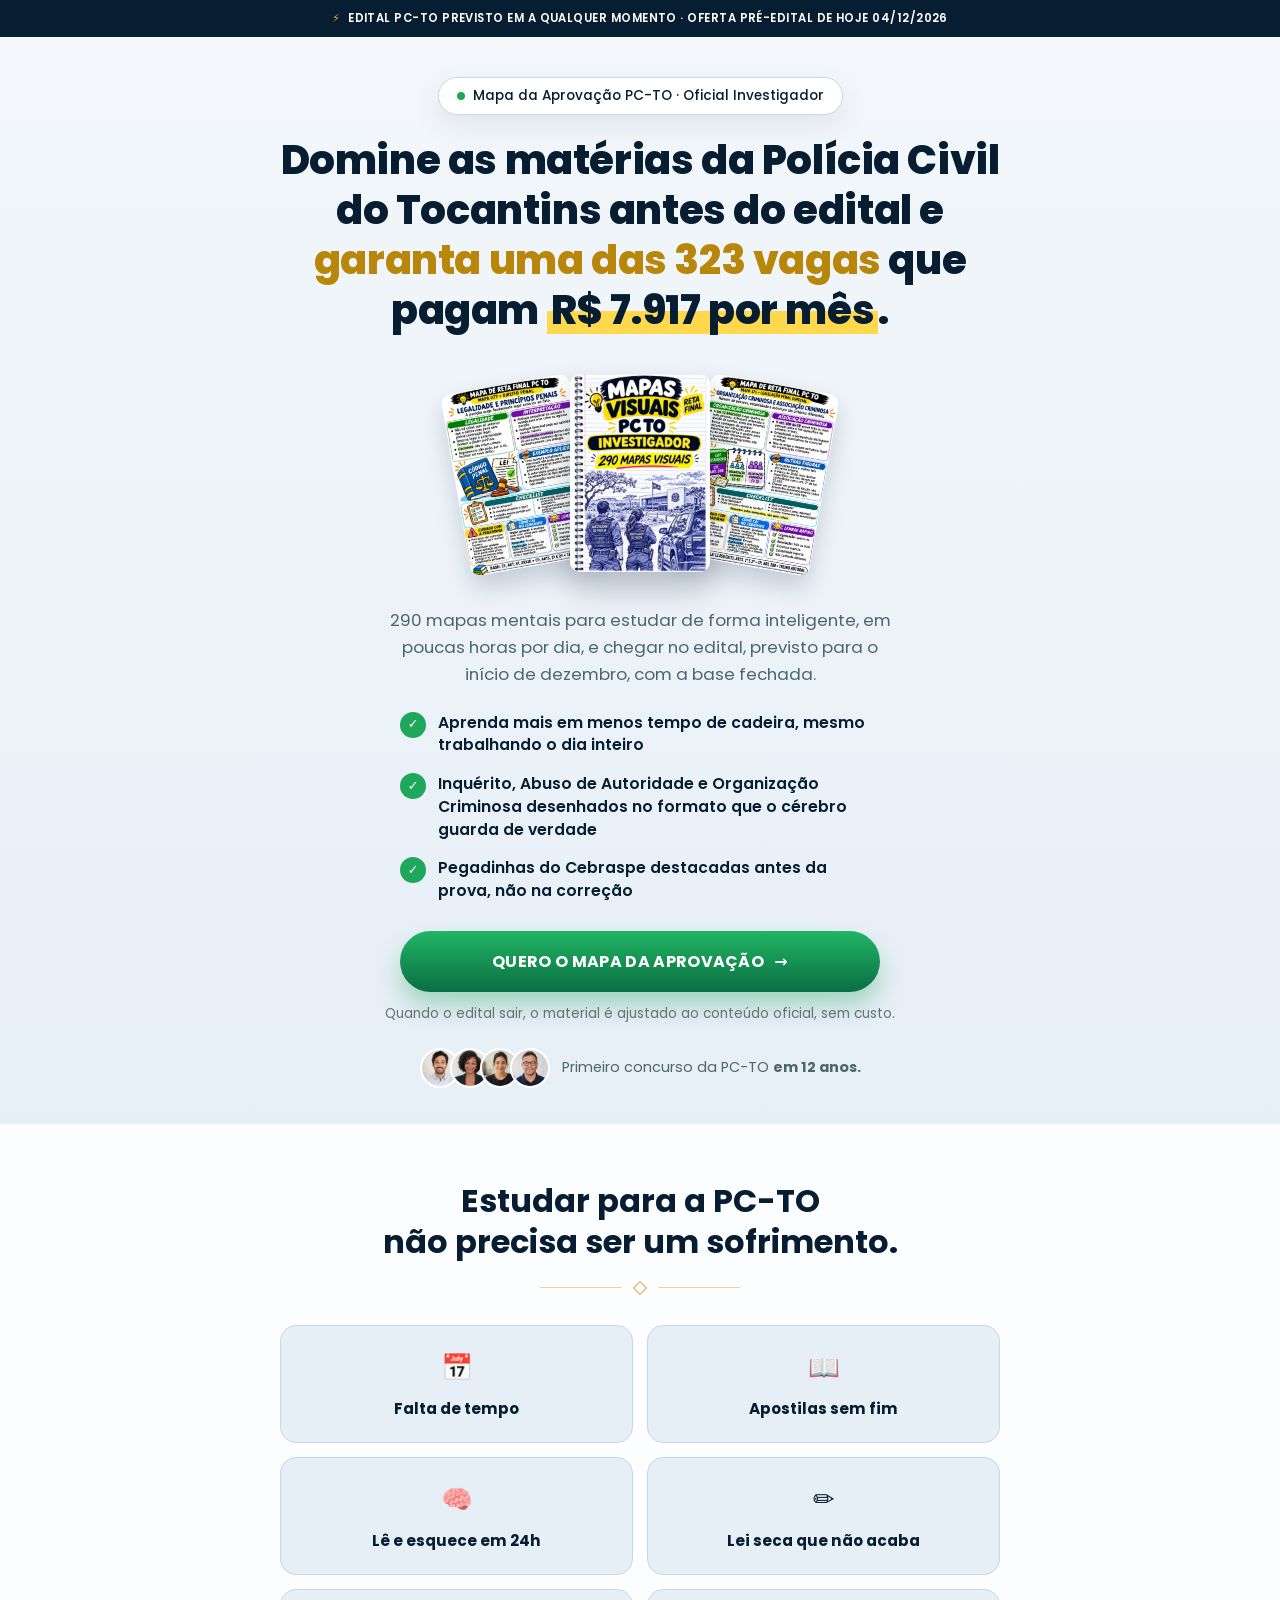
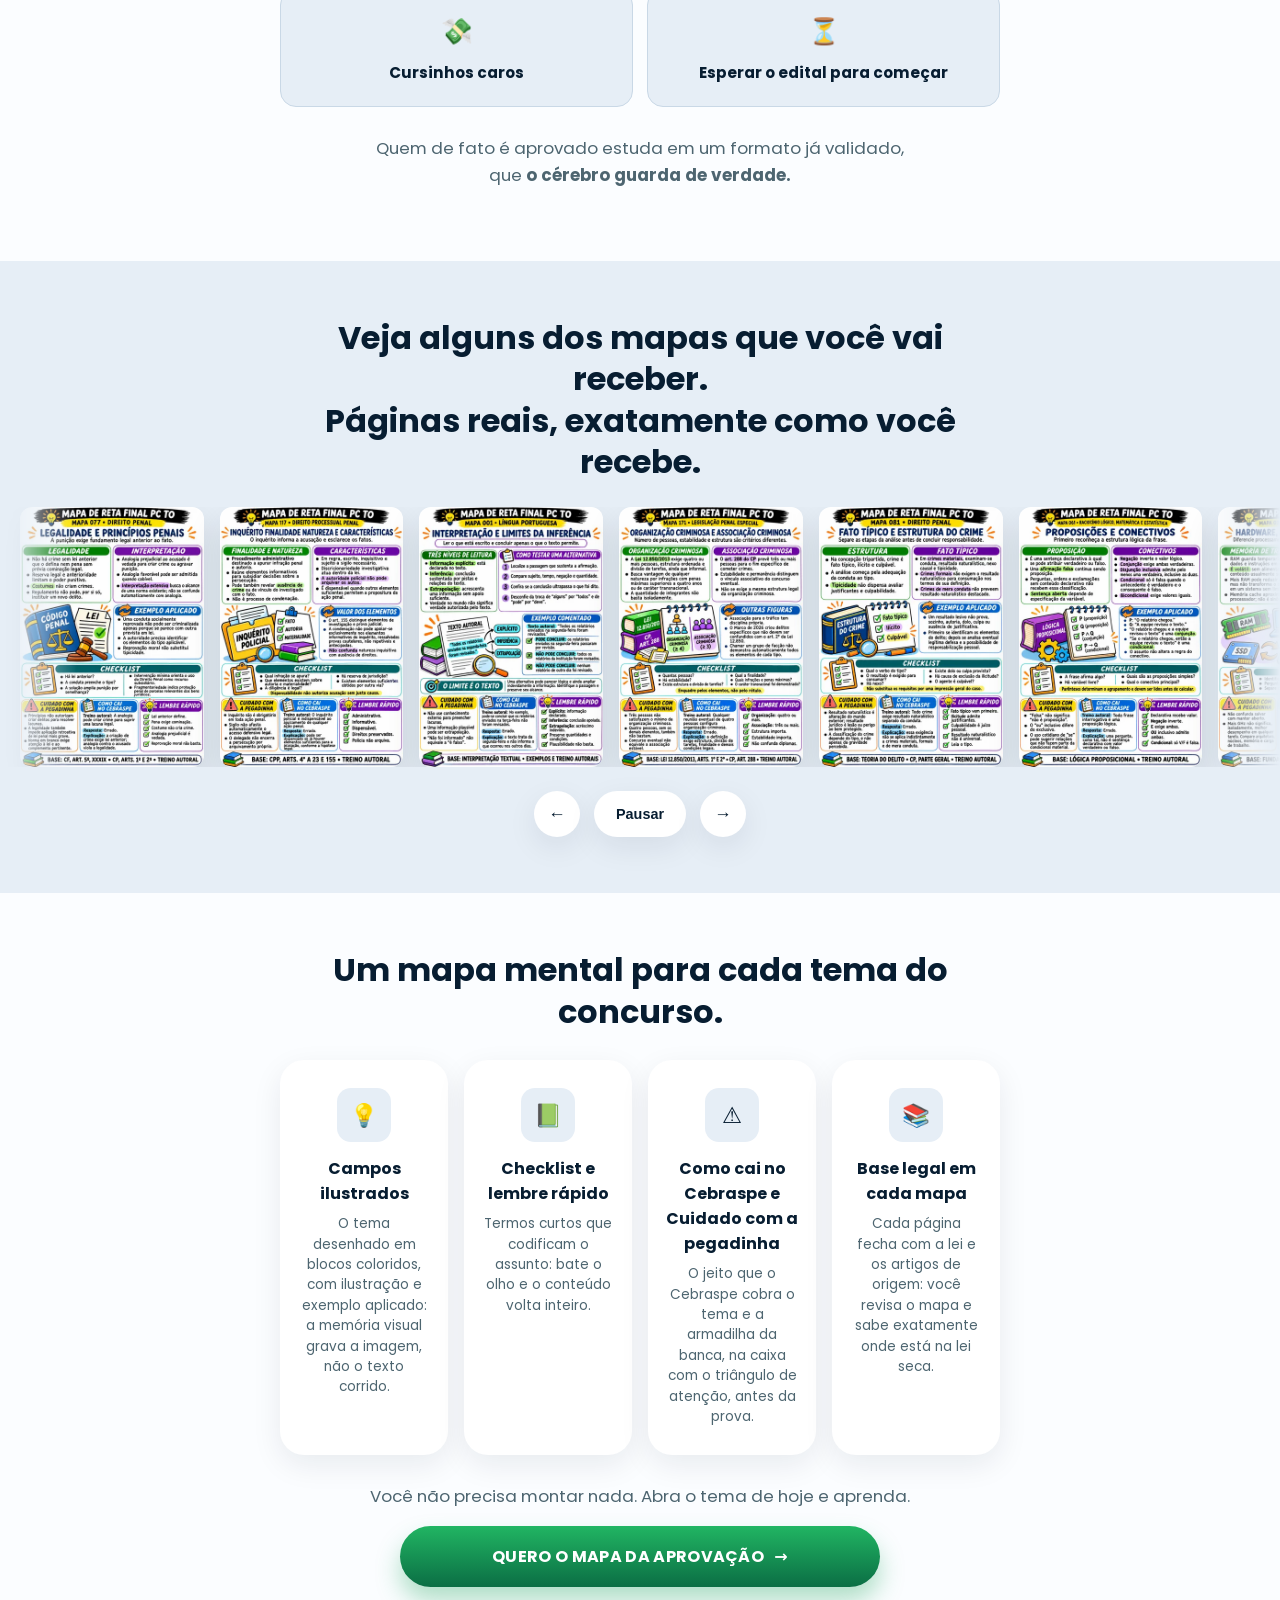
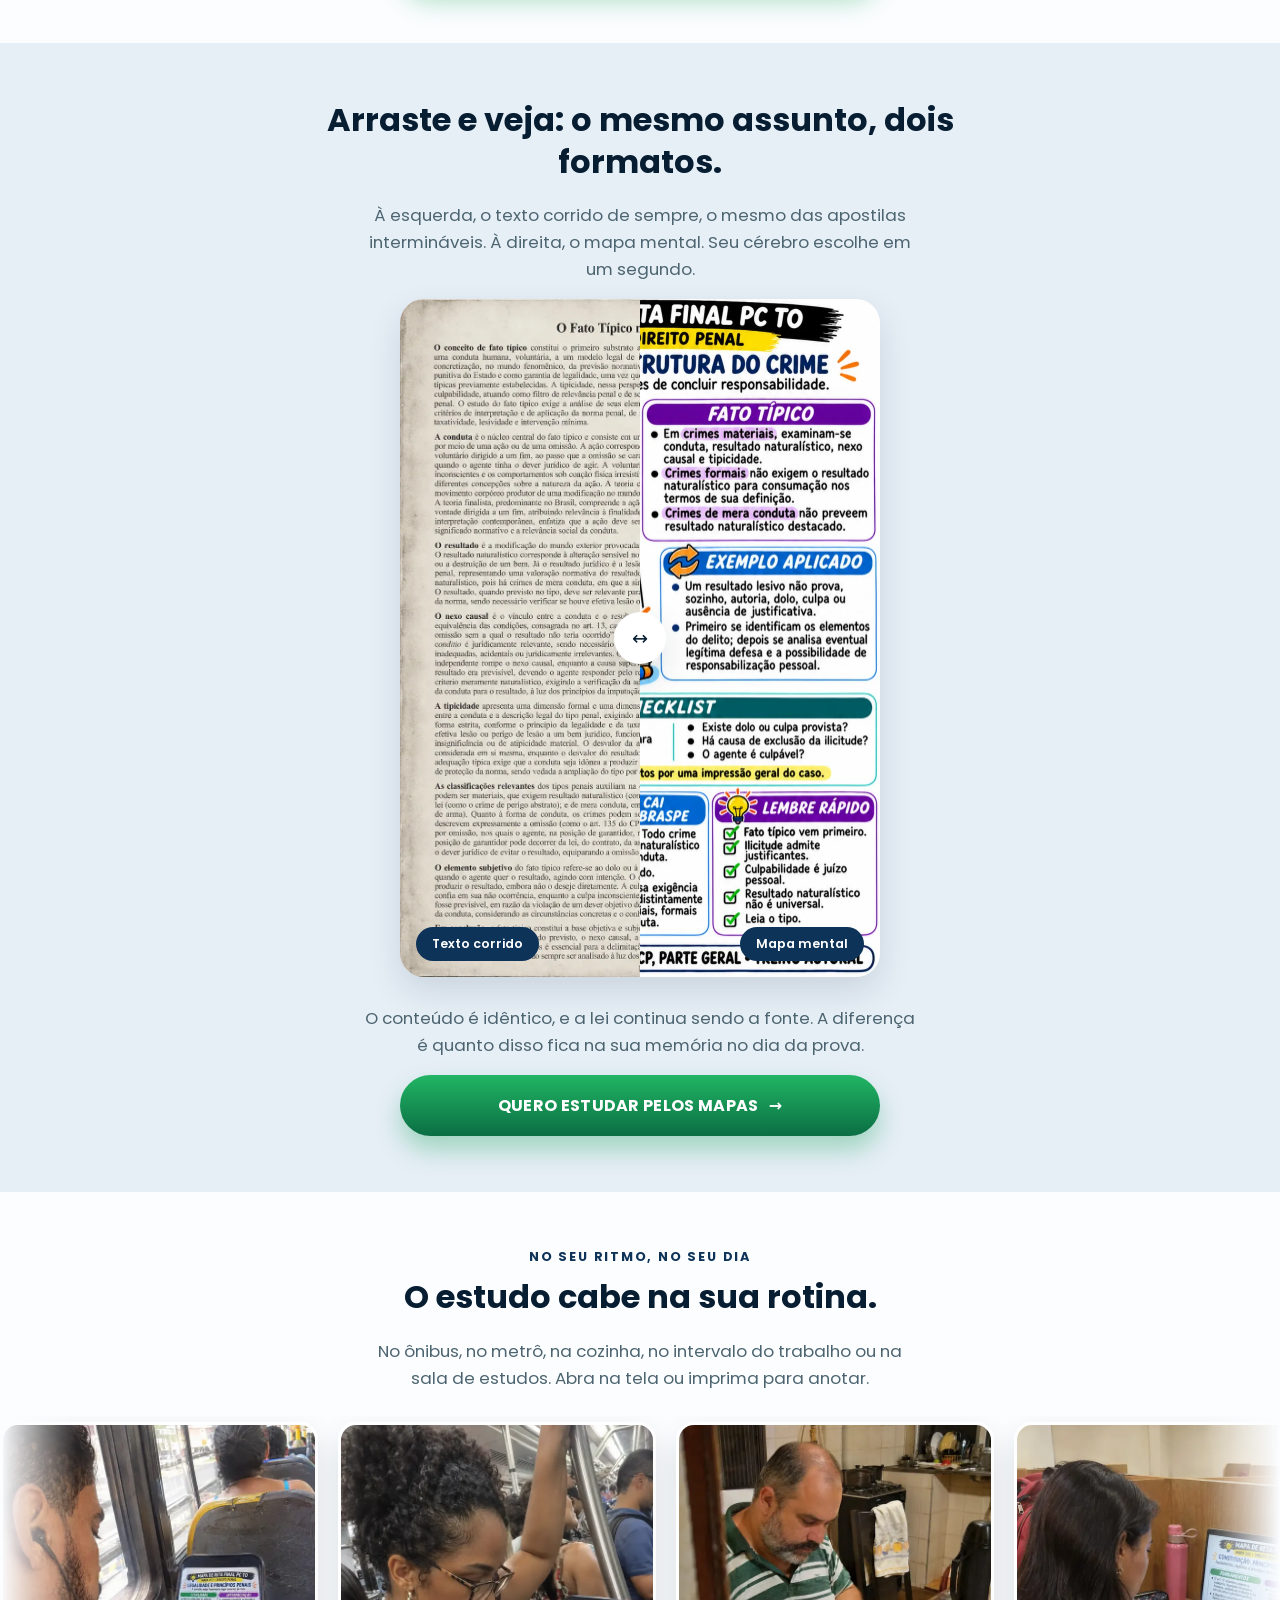
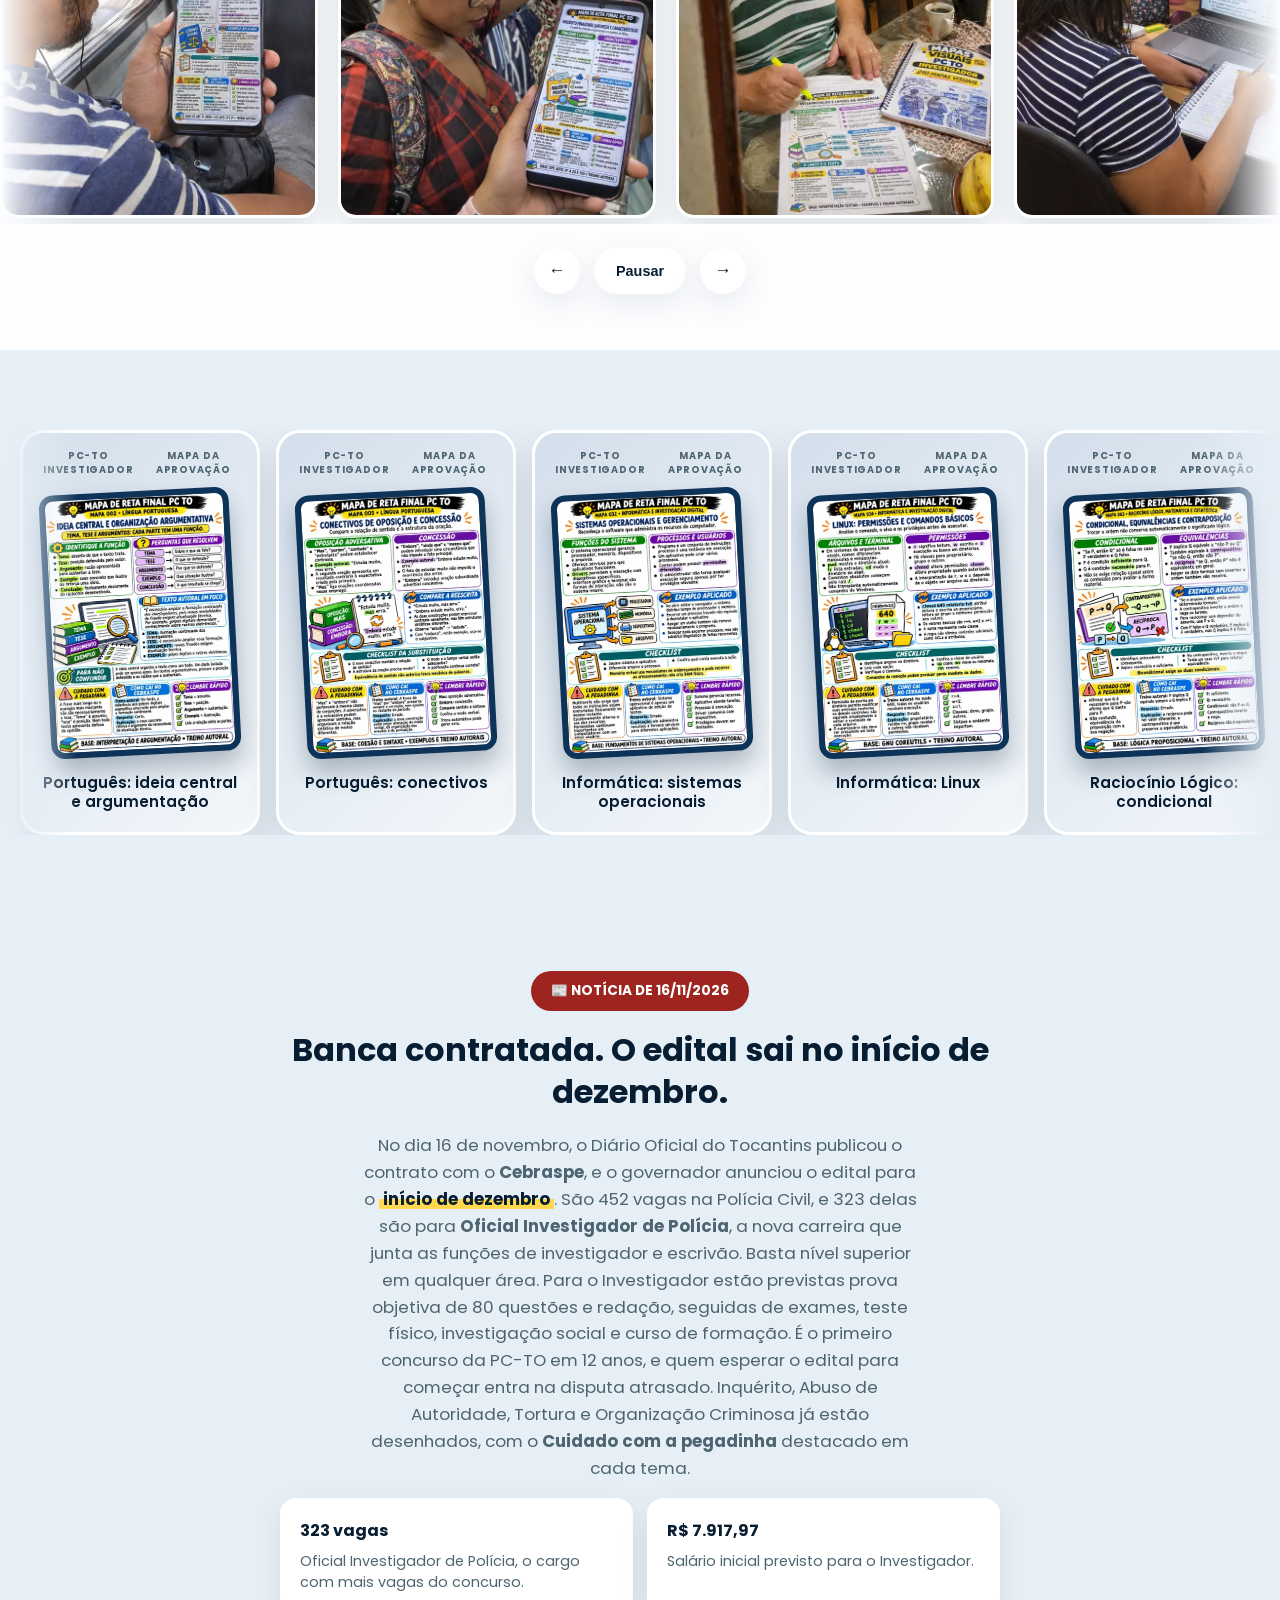
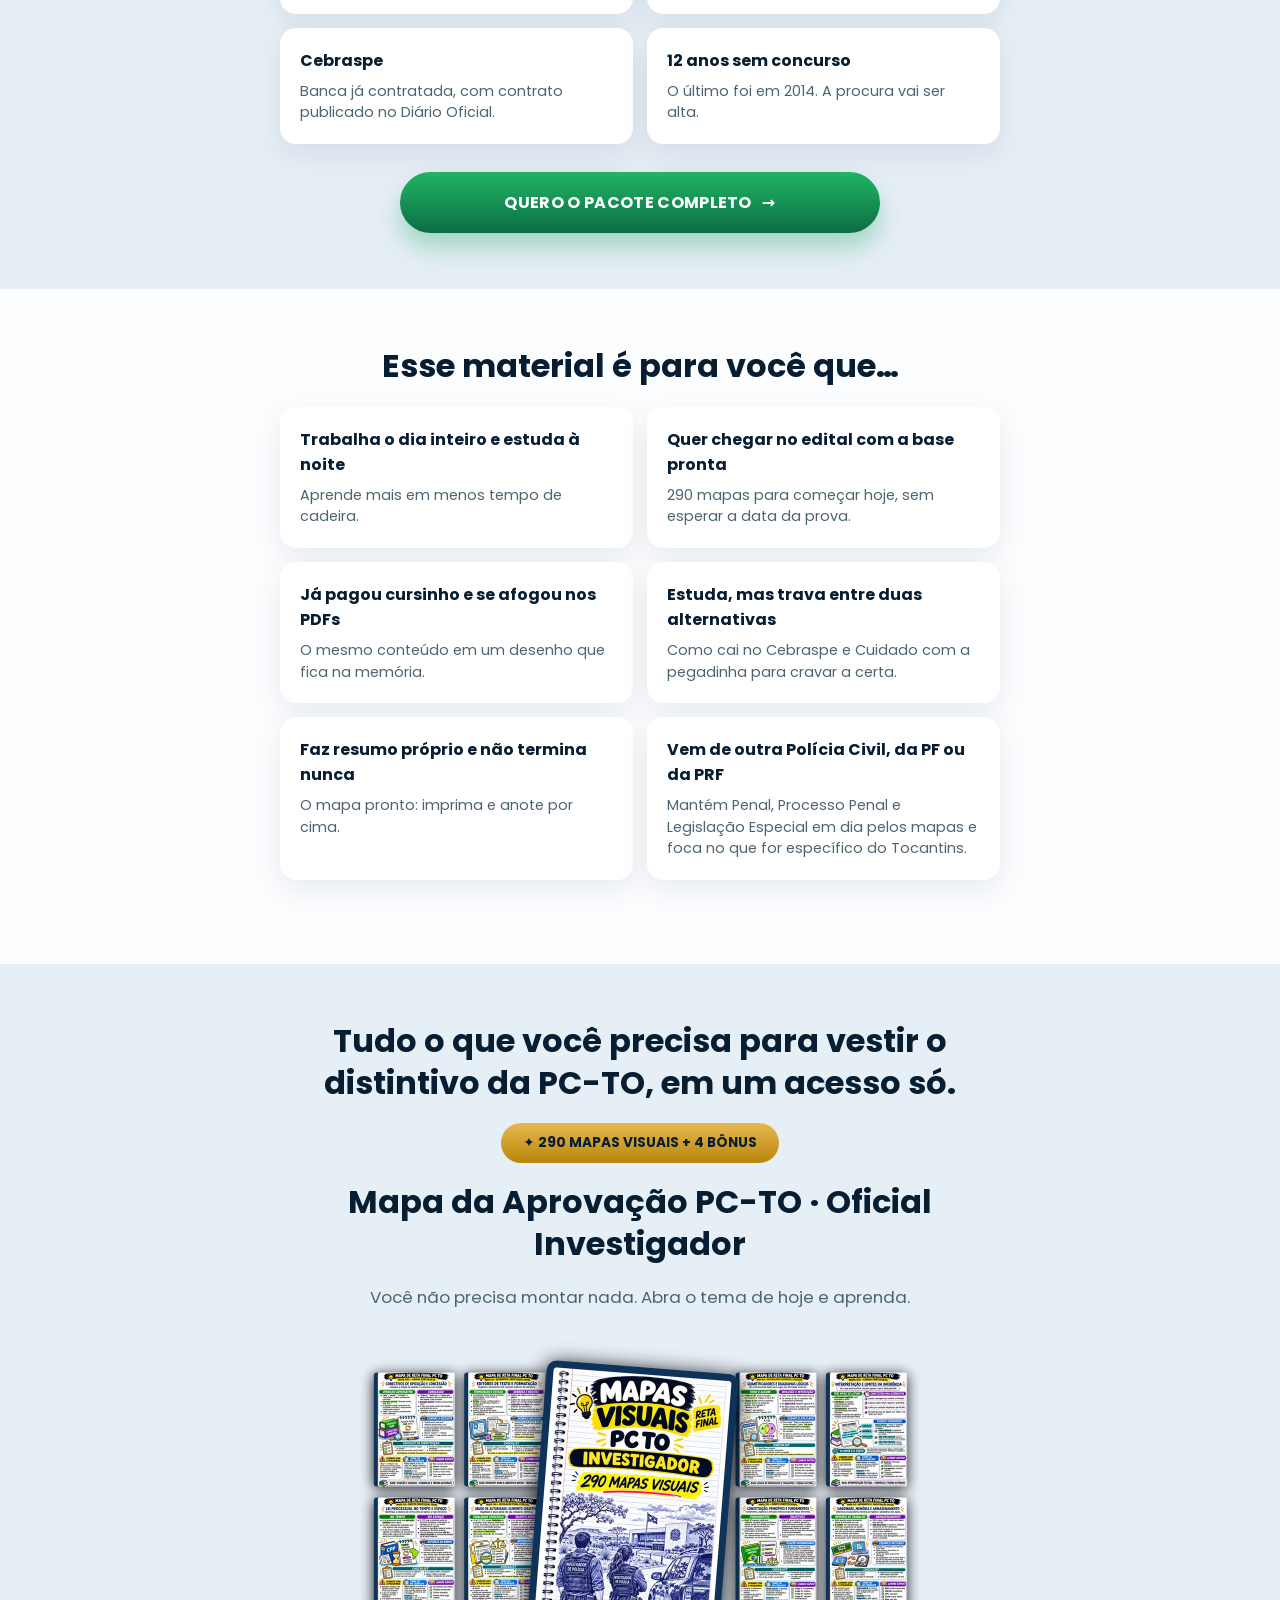
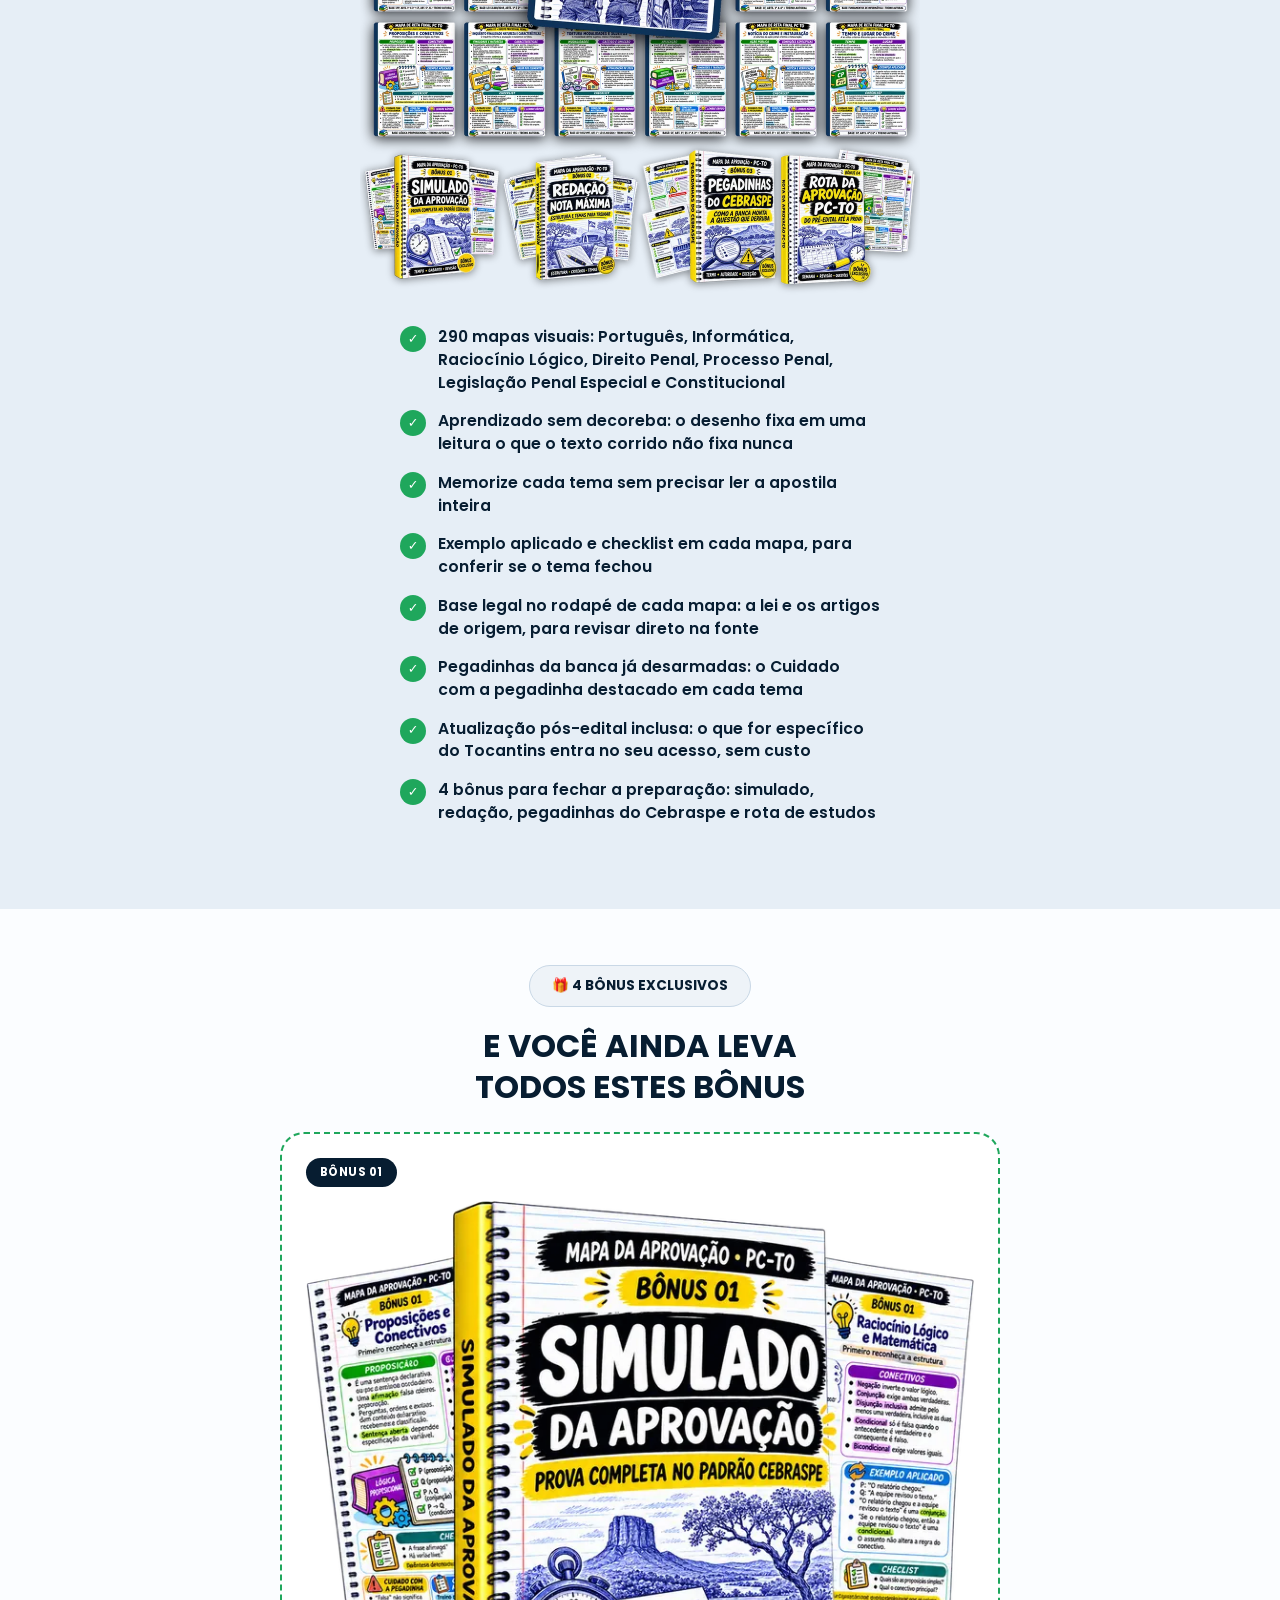
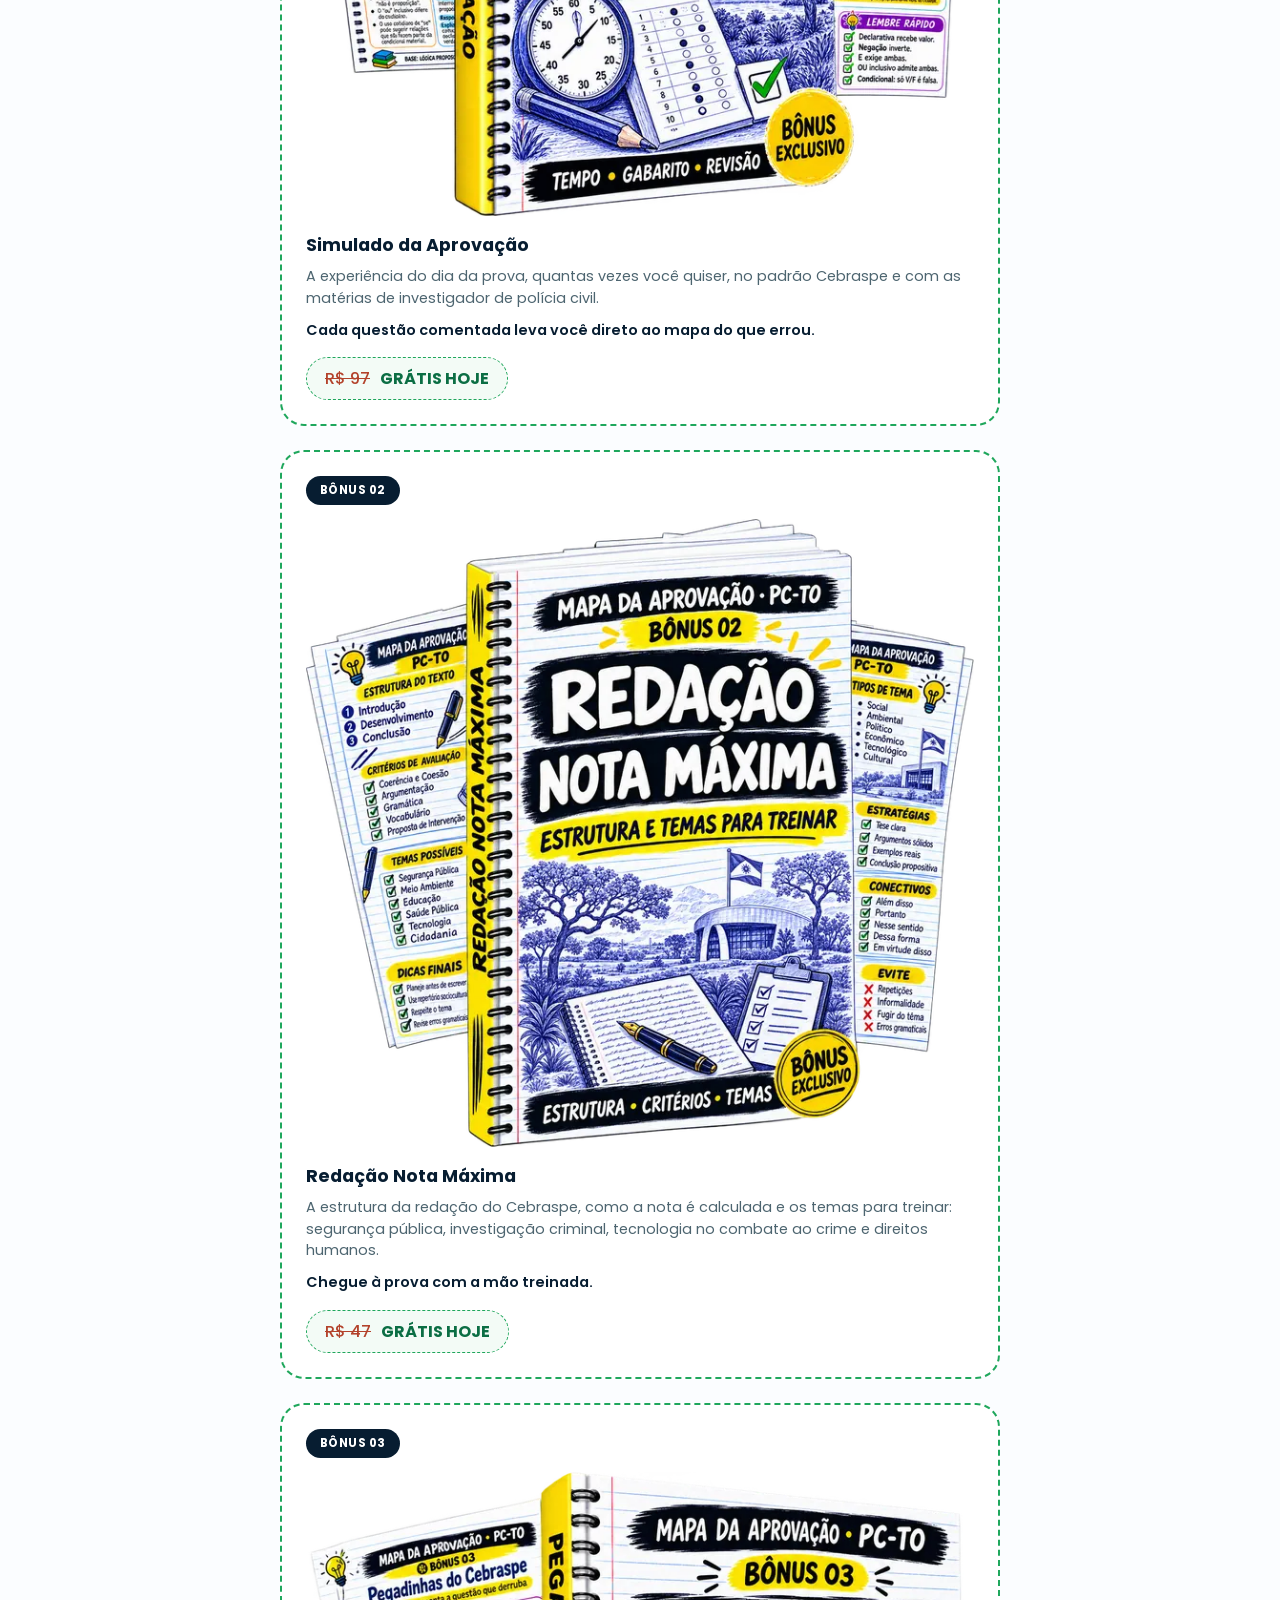
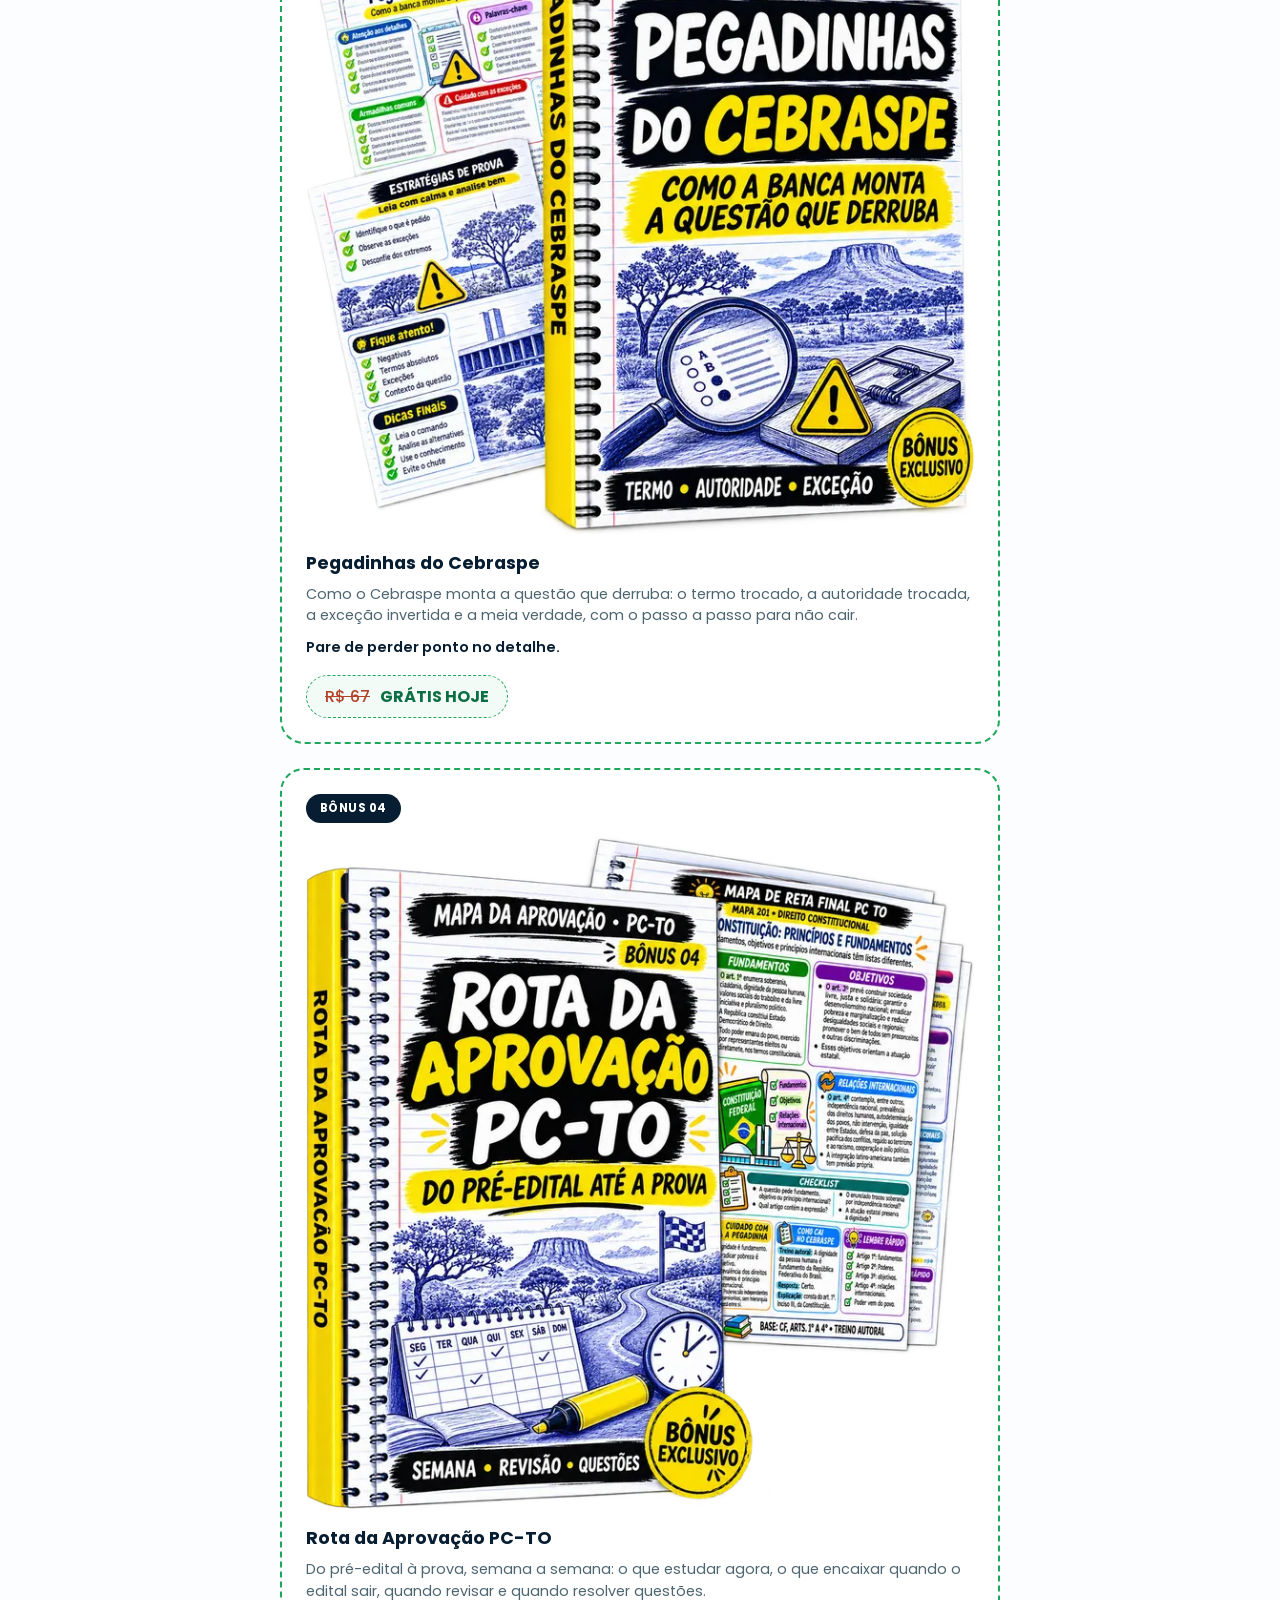
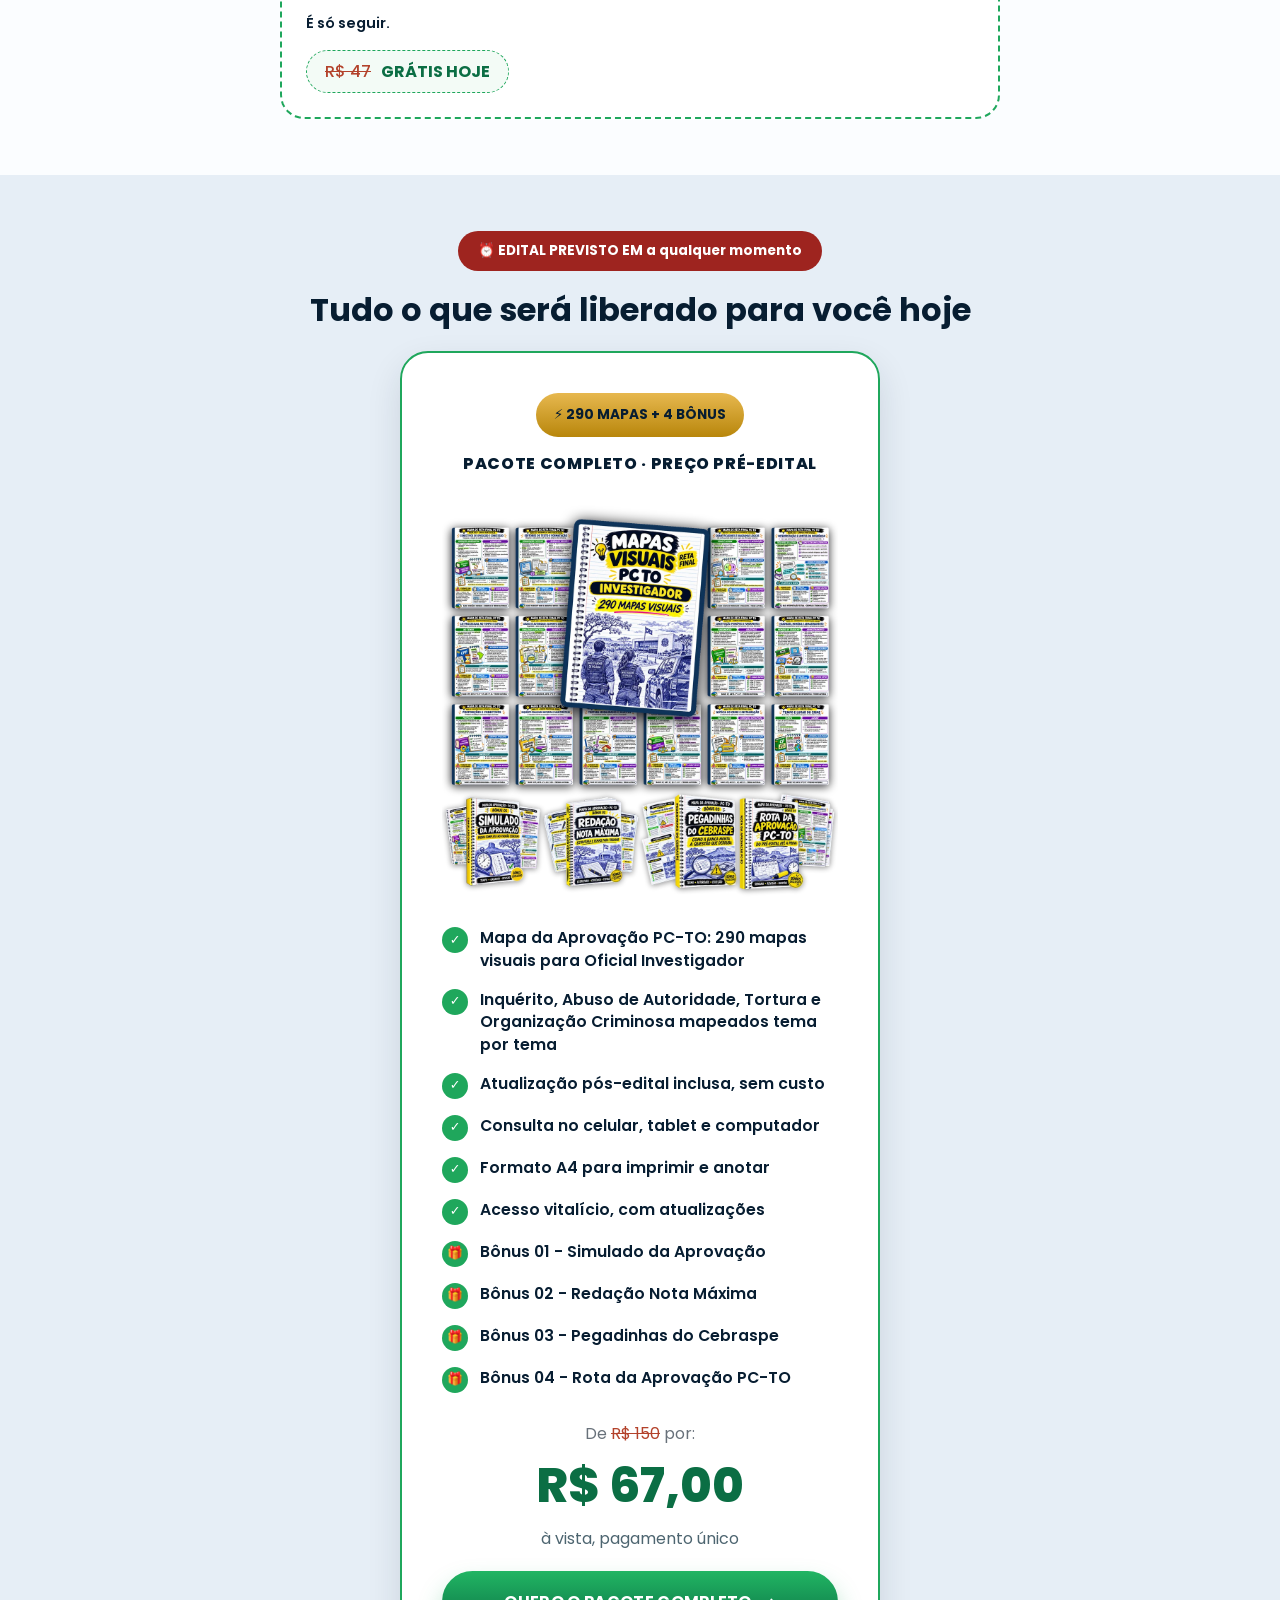
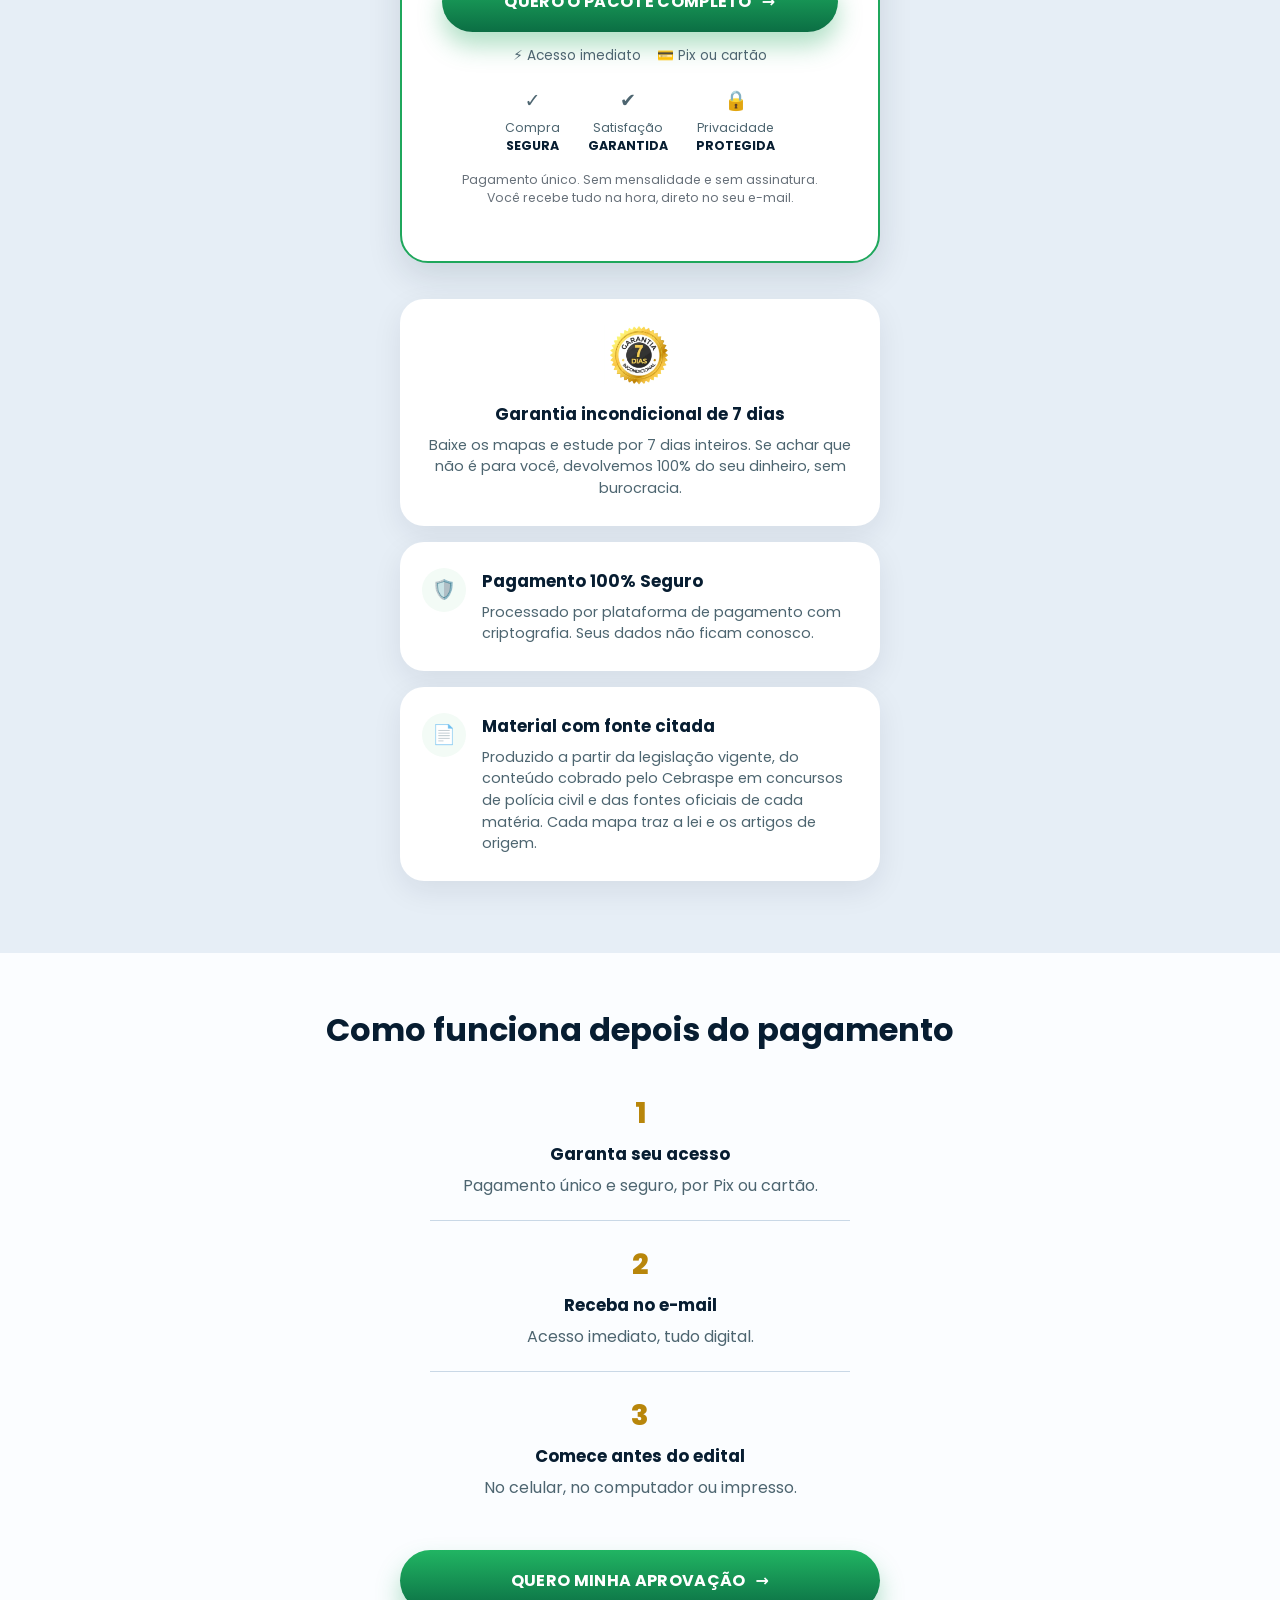
<file: pv2/index.html>
<!doctype html>
<html lang="pt-BR">
<head>
<meta charset="UTF-8" />
<meta name="viewport" content="width=device-width, initial-scale=1.0" />
<title>Mapa da Aprovação PC-TO Investigador | Comece antes do edital</title>
<meta name="description" content="290 mapas visuais para Oficial Investigador da Polícia Civil do Tocantins. 323 vagas, R$ 7.917,97, banca Cebraspe. Edital previsto para o início de dezembro." />
<meta name="theme-color" content="#071D31" />
<meta name="robots" content="noindex,nofollow" />
<link rel="icon" href="/favicon.ico" sizes="any" />
<link rel="icon" type="image/png" sizes="32x32" href="/favicon-32.png" />
<link rel="icon" type="image/png" sizes="16x16" href="/favicon-16.png" />
<link rel="apple-touch-icon" sizes="180x180" href="/apple-touch-icon.png" />
<meta property="og:type" content="website" />
<meta property="og:locale" content="pt_BR" />
<meta property="og:site_name" content="Mapa da Aprovação PC-TO Investigador" />
<meta property="og:title" content="Mapa da Aprovação PC-TO Investigador | Comece antes do edital" />
<meta property="og:description" content="290 mapas visuais para Oficial Investigador da PC-TO. 323 vagas, R$ 7.917,97 e Cebraspe já contratado. Edital previsto para o início de dezembro." />
<meta property="og:url" content="https://pcto.aprovadobizurado.com.br/pv2" />
<meta property="og:image" content="https://pcto.aprovadobizurado.com.br/assets/img/og-image.jpg" />
<meta property="og:image:width" content="1200" />
<meta property="og:image:height" content="630" />
<meta property="og:image:alt" content="Mapa da Aprovação PC-TO: 290 mapas visuais para Oficial Investigador" />
<meta name="twitter:card" content="summary_large_image" />
<meta name="twitter:title" content="Mapa da Aprovação PC-TO Investigador | Comece antes do edital" />
<meta name="twitter:description" content="290 mapas visuais para Oficial Investigador da PC-TO. 323 vagas, R$ 7.917,97 e Cebraspe já contratado. Edital previsto para o início de dezembro." />
<meta name="twitter:image" content="https://pcto.aprovadobizurado.com.br/assets/img/og-image.jpg" />
<!-- Trackzeira (projeto PC Tocantins p_8c14dd1b): UTMs, sck/xcod no checkout Greenn (página /pv2, teste Greenn) e pixel (configurado no painel) -->
<script src="https://trackzeira.com.br/s.php?id=p_8c14dd1b" async></script>
<link rel="preconnect" href="https://fonts.googleapis.com" />
<link rel="preconnect" href="https://fonts.gstatic.com" crossorigin />
<link href="https://fonts.googleapis.com/css2?family=Poppins:wght@400;500;600;700;800&display=swap" rel="stylesheet" />
<link rel="stylesheet" href="/assets/css/style.css?v=5" /></head>
<body>

<!-- ===== TOPO / AVISO ===== -->
<div class="topbar">
  <span class="topbar__bolt">⚡</span>
  <span>EDITAL PC-TO PREVISTO EM <span data-dias-edital>16 dias</span> · OFERTA PRÉ-EDITAL DE HOJE <span id="topbar-date"></span></span>
</div>

<!-- ===== HERO ===== -->
<header class="hero">
  <div class="container hero__inner">
    <div class="pill-badge">
      <span class="pill-badge__dot"></span>
      Mapa da Aprovação PC-TO · Oficial Investigador
    </div>

    <h1 class="hero__title">
      Domine as matérias da Polícia Civil do Tocantins antes do edital e <span class="text-accent">garanta uma das 323 vagas</span> que pagam <span class="grifo">R$ 7.917 por mês</span>.
    </h1>

    <div class="hero__art">
      <img class="hero__art-side hero__art-side--left" src="/assets/img/mapa-002.webp" alt="Mapa mental de exemplo do material: legalidade e princípios penais" />
      <img class="hero__art-cover" src="/assets/img/capa.webp" alt="Capa do Mapa da Aprovação PC-TO: 290 mapas visuais para Investigador" fetchpriority="high" />
      <img class="hero__art-side hero__art-side--right" src="/assets/img/mapa-005.webp" alt="Mapa mental de exemplo do material: organização criminosa" />
    </div>

    <p class="hero__subtitle">
      290 mapas mentais para estudar de forma inteligente, em poucas horas por dia, e chegar no edital, previsto para o início de dezembro, com a base fechada.
    </p>

    <ul class="checklist">
      <li><span class="checklist__icon">✓</span> Aprenda mais em menos tempo de cadeira, mesmo trabalhando o dia inteiro</li>
      <li><span class="checklist__icon">✓</span> Inquérito, Abuso de Autoridade e Organização Criminosa desenhados no formato que o cérebro guarda de verdade</li>
      <li><span class="checklist__icon">✓</span> Pegadinhas do Cebraspe destacadas antes da prova, não na correção</li>
    </ul>

    <a href="#previas" class="btn btn--green btn--block">QUERO O MAPA DA APROVAÇÃO <span class="btn__arrow">→</span></a>
    <p class="hero__note">Quando o edital sair, o material é ajustado ao conteúdo oficial, sem custo.</p>

    <div class="trustrow">
      <div class="trustrow__avatars">
        <img src="/assets/img/avatar-1.webp" alt="" loading="lazy" />
        <img src="/assets/img/avatar-2.webp" alt="" loading="lazy" />
        <img src="/assets/img/avatar-3.webp" alt="" loading="lazy" />
        <img src="/assets/img/avatar-4.webp" alt="" loading="lazy" />
      </div>
      <p>Primeiro concurso da PC-TO <strong>em 12 anos.</strong></p>
    </div>
  </div>
</header>

<!-- ===== DOR ===== -->
<section class="section">
  <div class="container text-center">
    <h2 class="h2">Estudar para a PC-TO<br />não precisa ser um sofrimento.</h2>
    <div class="divider"><span class="divider__diamond"></span></div>

    <div class="grid-2">
      <div class="pain-card"><span class="pain-card__icon">📅</span><p>Falta de tempo</p></div>
      <div class="pain-card"><span class="pain-card__icon">📖</span><p>Apostilas sem fim</p></div>
      <div class="pain-card"><span class="pain-card__icon">🧠</span><p>Lê e esquece em 24h</p></div>
      <div class="pain-card"><span class="pain-card__icon">✏️</span><p>Lei seca que não acaba</p></div>
      <div class="pain-card"><span class="pain-card__icon">💸</span><p>Cursinhos caros</p></div>
      <div class="pain-card"><span class="pain-card__icon">⏳</span><p>Esperar o edital para começar</p></div>
    </div>

    <p class="lead">Quem de fato é aprovado estuda em um formato já validado, que <strong>o cérebro guarda de verdade.</strong></p>
  </div>
</section>

<!-- ===== GALERIA DE MAPAS ===== -->
<section class="section section--alt" id="previas">
  <div class="container text-center">
    <h2 class="h2">Veja alguns dos mapas que você vai receber.<br />Páginas reais, exatamente como você recebe.</h2>
  </div>

  <div class="marquee" id="marquee-1">
    <div class="marquee__track" id="marquee-1-track"></div>
  </div>

  <div class="marquee-controls">
    <button class="round-btn" data-marquee-prev="marquee-1" aria-label="Anterior">←</button>
    <button class="round-btn round-btn--text" data-marquee-toggle="marquee-1">Pausar</button>
    <button class="round-btn" data-marquee-next="marquee-1" aria-label="Próximo">→</button>
  </div>
</section>

<!-- ===== COMO FUNCIONA O MAPA ===== -->
<section class="section">
  <div class="container text-center">
    <h2 class="h2">Um mapa mental para cada tema do concurso.</h2>

    <div class="feature-grid">
      <div class="feature-card">
        <span class="feature-card__icon">💡</span>
        <h3>Campos ilustrados</h3>
        <p>O tema desenhado em blocos coloridos, com ilustração e exemplo aplicado: a memória visual grava a imagem, não o texto corrido.</p>
      </div>
      <div class="feature-card">
        <span class="feature-card__icon">📗</span>
        <h3>Checklist e lembre rápido</h3>
        <p>Termos curtos que codificam o assunto: bate o olho e o conteúdo volta inteiro.</p>
      </div>
      <div class="feature-card">
        <span class="feature-card__icon">⚠️</span>
        <h3>Como cai no Cebraspe e Cuidado com a pegadinha</h3>
        <p>O jeito que o Cebraspe cobra o tema e a armadilha da banca, na caixa com o triângulo de atenção, antes da prova.</p>
      </div>
      <div class="feature-card">
        <span class="feature-card__icon">📚</span>
        <h3>Base legal em cada mapa</h3>
        <p>Cada página fecha com a lei e os artigos de origem: você revisa o mapa e sabe exatamente onde está na lei seca.</p>
      </div>
    </div>

    <p class="lead">Você não precisa montar nada. Abra o tema de hoje e aprenda.</p>
    <a href="#oferta" class="btn btn--green btn--block">QUERO O MAPA DA APROVAÇÃO <span class="btn__arrow">→</span></a>
  </div>
</section>

<!-- ===== COMPARADOR ===== -->
<section class="section section--alt">
  <div class="container text-center">
    <h2 class="h2">Arraste e veja: o mesmo assunto, dois formatos.</h2>
    <p class="lead">À esquerda, o texto corrido de sempre, o mesmo das apostilas intermináveis. À direita, o mapa mental. Seu cérebro escolhe em um segundo.</p>
  </div>

  <div class="container">
    <div class="compare" id="compare">
      <div class="compare__after">
        <img src="/assets/img/comparador-mapa.webp" alt="Mapa mental: Fato Típico e Estrutura do Crime (Direito Penal)" loading="lazy" />
        <span class="compare__tag compare__tag--right">Mapa mental</span>
      </div>
      <div class="compare__before" id="compare-before">
        <img class="compare__textimg" src="/assets/img/texto-corrido.webp" alt="Texto corrido: O Fato Típico no Direito Penal" loading="lazy" />
        <span class="compare__tag compare__tag--left">Texto corrido</span>
      </div>
      <div class="compare__handle" id="compare-handle"><span>↔</span></div>
    </div>
  </div>

  <div class="container text-center">
    <p class="lead">O conteúdo é idêntico, e a lei continua sendo a fonte. A diferença é quanto disso fica na sua memória no dia da prova.</p>
    <a href="#oferta" class="btn btn--green btn--block">QUERO ESTUDAR PELOS MAPAS <span class="btn__arrow">→</span></a>
  </div>
</section>

<!-- ===== MODOS DE USO (FOTOS) ===== -->
<section class="section rotina">
  <div class="container text-center">
    <span class="rotina__eyebrow">No seu ritmo, no seu dia</span>
    <h2 class="h2">O estudo cabe na sua rotina.</h2>
    <p class="lead">No ônibus, no metrô, na cozinha, no intervalo do trabalho ou na sala de estudos. Abra na tela ou imprima para anotar.</p>
  </div>

  <div class="marquee marquee--rotina" id="marquee-rotina">
    <div class="marquee__track" id="marquee-rotina-track"></div>
  </div>

  <div class="marquee-controls">
    <button class="round-btn" data-marquee-prev="marquee-rotina" aria-label="Anterior">←</button>
    <button class="round-btn round-btn--text" data-marquee-toggle="marquee-rotina">Pausar</button>
    <button class="round-btn" data-marquee-next="marquee-rotina" aria-label="Próximo">→</button>
  </div>
</section>

<!-- ===== MATÉRIAS (MARQUEE 2) ===== -->
<section class="section section--alt">
  <div class="marquee marquee--fast" id="marquee-2">
    <div class="marquee__track" id="marquee-2-track"></div>
  </div>
</section>

<!-- ===== URGÊNCIA / EDITAL ===== -->
<section class="section section--alt">
  <div class="container text-center">
    <span class="countdown-pill">📰 NOTÍCIA DE 16/11/2026</span>
    <h2 class="h2">Banca contratada. O edital sai no início de dezembro.</h2>
    <p class="lead">No dia 16 de novembro, o Diário Oficial do Tocantins publicou o contrato com o <strong>Cebraspe</strong>, e o governador anunciou o edital para o <strong class="grifo">início de dezembro</strong>. São 452 vagas na Polícia Civil, e 323 delas são para <strong>Oficial Investigador de Polícia</strong>, a nova carreira que junta as funções de investigador e escrivão. Basta nível superior em qualquer área. Para o Investigador estão previstas prova objetiva de 80 questões e redação, seguidas de exames, teste físico, investigação social e curso de formação. É o primeiro concurso da PC-TO em 12 anos, e quem esperar o edital para começar entra na disputa atrasado. Inquérito, Abuso de Autoridade, Tortura e Organização Criminosa já estão desenhados, com o <strong>Cuidado com a pegadinha</strong> destacado em cada tema.</p>
    <div class="grid-2 grid-2--info">
      <div class="info-card"><h3>323 vagas</h3><p>Oficial Investigador de Polícia, o cargo com mais vagas do concurso.</p></div>
      <div class="info-card"><h3>R$ 7.917,97</h3><p>Salário inicial previsto para o Investigador.</p></div>
      <div class="info-card"><h3>Cebraspe</h3><p>Banca já contratada, com contrato publicado no Diário Oficial.</p></div>
      <div class="info-card"><h3>12 anos sem concurso</h3><p>O último foi em 2014. A procura vai ser alta.</p></div>
    </div>
    <a href="#oferta" class="btn btn--green btn--block">QUERO O PACOTE COMPLETO <span class="btn__arrow">→</span></a>
  </div>
</section>

<!-- ===== PARA QUEM É ===== -->
<section class="section">
  <div class="container text-center">
    <h2 class="h2">Esse material é para você que…</h2>
    <div class="grid-2 grid-2--info">
      <div class="info-card"><h3>Trabalha o dia inteiro e estuda à noite</h3><p>Aprende mais em menos tempo de cadeira.</p></div>
      <div class="info-card"><h3>Quer chegar no edital com a base pronta</h3><p>290 mapas para começar hoje, sem esperar a data da prova.</p></div>
      <div class="info-card"><h3>Já pagou cursinho e se afogou nos PDFs</h3><p>O mesmo conteúdo em um desenho que fica na memória.</p></div>
      <div class="info-card"><h3>Estuda, mas trava entre duas alternativas</h3><p>Como cai no Cebraspe e Cuidado com a pegadinha para cravar a certa.</p></div>
      <div class="info-card"><h3>Faz resumo próprio e não termina nunca</h3><p>O mapa pronto: imprima e anote por cima.</p></div>
      <div class="info-card"><h3>Vem de outra Polícia Civil, da PF ou da PRF</h3><p>Mantém Penal, Processo Penal e Legislação Especial em dia pelos mapas e foca no que for específico do Tocantins.</p></div>
    </div>
  </div>
</section>

<!-- ===== PACOTE / STACK ===== -->
<section class="section section--alt">
  <div class="container text-center">
    <h2 class="h2">Tudo o que você precisa para vestir o distintivo da PC-TO, em um acesso só.</h2>
    <span class="eyebrow-badge">✦ 290 MAPAS VISUAIS + 4 BÔNUS</span>
    <h2 class="h2">Mapa da Aprovação PC-TO · Oficial Investigador</h2>
    <p class="lead">Você não precisa montar nada. Abra o tema de hoje e aprenda.</p>

    <div class="stack-art" id="stack-art"></div>

    <ul class="checklist checklist--left">
      <li><span class="checklist__icon">✓</span> 290 mapas visuais: Português, Informática, Raciocínio Lógico, Direito Penal, Processo Penal, Legislação Penal Especial e Constitucional</li>
      <li><span class="checklist__icon">✓</span> Aprendizado sem decoreba: o desenho fixa em uma leitura o que o texto corrido não fixa nunca</li>
      <li><span class="checklist__icon">✓</span> Memorize cada tema sem precisar ler a apostila inteira</li>
      <li><span class="checklist__icon">✓</span> Exemplo aplicado e checklist em cada mapa, para conferir se o tema fechou</li>
      <li><span class="checklist__icon">✓</span> Base legal no rodapé de cada mapa: a lei e os artigos de origem, para revisar direto na fonte</li>
      <li><span class="checklist__icon">✓</span> Pegadinhas da banca já desarmadas: o Cuidado com a pegadinha destacado em cada tema</li>
      <li><span class="checklist__icon">✓</span> Atualização pós-edital inclusa: o que for específico do Tocantins entra no seu acesso, sem custo</li>
      <li><span class="checklist__icon">✓</span> 4 bônus para fechar a preparação: simulado, redação, pegadinhas do Cebraspe e rota de estudos</li>
    </ul>
  </div>
</section>

<!-- ===== BÔNUS ===== -->
<section class="section">
  <div class="container text-center">
    <span class="eyebrow-badge eyebrow-badge--soft">🎁 4 BÔNUS EXCLUSIVOS</span>
    <h2 class="h2">E VOCÊ AINDA LEVA<br />TODOS ESTES BÔNUS</h2>

    <div class="bonus-list">
      <div class="bonus-card">
        <span class="bonus-card__tag">BÔNUS 01</span>
        <img src="/assets/img/bonus-01.webp?v=10" alt="Simulado da Aprovação" loading="lazy" />
        <h3>Simulado da Aprovação</h3>
        <p>A experiência do dia da prova, quantas vezes você quiser, no padrão Cebraspe e com as matérias de investigador de polícia civil.</p>
        <p class="bonus-card__extra">Cada questão comentada leva você direto ao mapa do que errou.</p>
        <div class="bonus-card__price"><s>R$ 97</s> <strong>GRÁTIS HOJE</strong></div>
      </div>

      <div class="bonus-card">
        <span class="bonus-card__tag">BÔNUS 02</span>
        <img src="/assets/img/bonus-02.webp?v=9" alt="Redação Nota Máxima" loading="lazy" />
        <h3>Redação Nota Máxima</h3>
        <p>A estrutura da redação do Cebraspe, como a nota é calculada e os temas para treinar: segurança pública, investigação criminal, tecnologia no combate ao crime e direitos humanos.</p>
        <p class="bonus-card__extra">Chegue à prova com a mão treinada.</p>
        <div class="bonus-card__price"><s>R$ 47</s> <strong>GRÁTIS HOJE</strong></div>
      </div>

      <div class="bonus-card">
        <span class="bonus-card__tag">BÔNUS 03</span>
        <img src="/assets/img/bonus-03.webp?v=9" alt="Pegadinhas do Cebraspe" loading="lazy" />
        <h3>Pegadinhas do Cebraspe</h3>
        <p>Como o Cebraspe monta a questão que derruba: o termo trocado, a autoridade trocada, a exceção invertida e a meia verdade, com o passo a passo para não cair.</p>
        <p class="bonus-card__extra">Pare de perder ponto no detalhe.</p>
        <div class="bonus-card__price"><s>R$ 67</s> <strong>GRÁTIS HOJE</strong></div>
      </div>

      <div class="bonus-card">
        <span class="bonus-card__tag">BÔNUS 04</span>
        <img src="/assets/img/bonus-04.webp?v=11" alt="Rota da Aprovação PC-TO" loading="lazy" />
        <h3>Rota da Aprovação PC-TO</h3>
        <p>Do pré-edital à prova, semana a semana: o que estudar agora, o que encaixar quando o edital sair, quando revisar e quando resolver questões.</p>
        <p class="bonus-card__extra">É só seguir.</p>
        <div class="bonus-card__price"><s>R$ 47</s> <strong>GRÁTIS HOJE</strong></div>
      </div>
    </div>
  </div>
</section>

<!-- ===== OFERTA / PREÇO ===== -->
<section class="section section--alt" id="oferta">
  <div class="container text-center">
    <span class="countdown-pill">⏰ EDITAL PREVISTO EM <strong data-dias-edital>16 dias</strong></span>
    <h2 class="h2">Tudo o que será liberado para você hoje</h2>

    <div class="price-card">
      <span class="price-card__pill">⚡ 290 MAPAS + 4 BÔNUS</span>
      <p class="price-card__label">PACOTE COMPLETO · PREÇO PRÉ-EDITAL</p>

      <div class="stack-art stack-art--small" id="stack-art-2"></div>

      <ul class="checklist checklist--left">
        <li><span class="checklist__icon">✓</span> Mapa da Aprovação PC-TO: 290 mapas visuais para Oficial Investigador</li>
        <li><span class="checklist__icon">✓</span> Inquérito, Abuso de Autoridade, Tortura e Organização Criminosa mapeados tema por tema</li>
        <li><span class="checklist__icon">✓</span> Atualização pós-edital inclusa, sem custo</li>
        <li><span class="checklist__icon">✓</span> Consulta no celular, tablet e computador</li>
        <li><span class="checklist__icon">✓</span> Formato A4 para imprimir e anotar</li>
        <li><span class="checklist__icon">✓</span> Acesso vitalício, com atualizações</li>
        <li><span class="checklist__icon">🎁</span> Bônus 01 - Simulado da Aprovação</li>
        <li><span class="checklist__icon">🎁</span> Bônus 02 - Redação Nota Máxima</li>
        <li><span class="checklist__icon">🎁</span> Bônus 03 - Pegadinhas do Cebraspe</li>
        <li><span class="checklist__icon">🎁</span> Bônus 04 - Rota da Aprovação PC-TO</li>
      </ul>

      <p class="price-card__from">De <s>R$ 150</s> por:</p>
      <p class="price-card__now">R$ 67,00</p>
      <p class="price-card__installments">à vista, pagamento único</p>

      <a href="https://payfast.greenn.com.br/207086?ch_id=145796&amp;b_id_1=207091&amp;b_offer_1=sW4RJC&amp;b_id_2=207093&amp;b_offer_2=tAZK8i" class="btn btn--green btn--block" id="checkout-btn">QUERO O PACOTE COMPLETO <span class="btn__arrow">→</span></a>

      <p class="price-card__mini">⚡ Acesso imediato &nbsp;&nbsp; 💳 Pix ou cartão</p>

      <div class="trust-icons">
        <div><span>✓</span>Compra<br /><strong>SEGURA</strong></div>
        <div><span>✔</span>Satisfação<br /><strong>GARANTIDA</strong></div>
        <div><span>🔒</span>Privacidade<br /><strong>PROTEGIDA</strong></div>
      </div>

      <p class="price-card__legal">Pagamento único. Sem mensalidade e sem assinatura.<br />Você recebe tudo na hora, direto no seu e-mail.</p>
    </div>

    <div class="info-box">
      <img class="info-box__seal" src="/assets/img/selo-garantia.webp" alt="Selo de garantia incondicional de 7 dias" loading="lazy" />
      <h3>Garantia incondicional de 7 dias</h3>
      <p>Baixe os mapas e estude por 7 dias inteiros. Se achar que não é para você, devolvemos 100% do seu dinheiro, sem burocracia.</p>
    </div>

    <div class="info-box info-box--row">
      <span class="info-box__icon">🛡️</span>
      <div><h3>Pagamento 100% Seguro</h3><p>Processado por plataforma de pagamento com criptografia. Seus dados não ficam conosco.</p></div>
    </div>

    <div class="info-box info-box--row">
      <span class="info-box__icon">📄</span>
      <div><h3>Material com fonte citada</h3><p>Produzido a partir da legislação vigente, do conteúdo cobrado pelo Cebraspe em concursos de polícia civil e das fontes oficiais de cada matéria. Cada mapa traz a lei e os artigos de origem.</p></div>
    </div>
  </div>
</section>

<!-- ===== COMO FUNCIONA ===== -->
<section class="section">
  <div class="container text-center">
    <h2 class="h2">Como funciona depois do pagamento</h2>

    <div class="steps">
      <div class="step"><span class="step__number">1</span><h3>Garanta seu acesso</h3><p>Pagamento único e seguro, por Pix ou cartão.</p></div>
      <div class="step"><span class="step__number">2</span><h3>Receba no e-mail</h3><p>Acesso imediato, tudo digital.</p></div>
      <div class="step"><span class="step__number">3</span><h3>Comece antes do edital</h3><p>No celular, no computador ou impresso.</p></div>
    </div>

    <a href="#oferta" class="btn btn--green btn--block">QUERO MINHA APROVAÇÃO <span class="btn__arrow">→</span></a>
  </div>
</section>

<!-- ===== FAQ ===== -->
<section class="section section--alt">
  <div class="container">
    <h2 class="h2 text-center">Perguntas frequentes</h2>

    <div class="faq">
      <div class="faq-item">
        <button class="faq-item__q">O edital já saiu?<span class="faq-item__toggle">+</span></button>
        <div class="faq-item__a"><p>Ainda não. Em 16/11/2026 o contrato com o Cebraspe foi publicado no Diário Oficial do Tocantins e o governador anunciou a publicação do edital para o início de dezembro. A data é uma previsão oficial, não um cronograma fechado.</p></div>
      </div>
      <div class="faq-item">
        <button class="faq-item__q">Vale a pena comprar antes do edital?<span class="faq-item__toggle">+</span></button>
        <div class="faq-item__a"><p>Vale, e é o melhor momento. As matérias-base de investigador de polícia civil se repetem em todo concurso da área. Você fecha essa base agora e, quando o edital sair, a atualização com o conteúdo específico entra no seu acesso, sem custo.</p></div>
      </div>
      <div class="faq-item">
        <button class="faq-item__q">Para qual cargo é o material?<span class="faq-item__toggle">+</span></button>
        <div class="faq-item__a"><p>Para Oficial Investigador de Polícia da PC-TO: 323 vagas, salário inicial previsto de R$ 7.917,97 e exigência de nível superior em qualquer área. A carreira foi criada pela Lei Estadual nº 4.653/2025 e reúne as funções que antes eram de investigador e de escrivão.</p></div>
      </div>
      <div class="faq-item">
        <button class="faq-item__q">Serve para Delegado ou Perito?<span class="faq-item__toggle">+</span></button>
        <div class="faq-item__a"><p>Não. Delegado e Perito têm provas com outras matérias, discursivas próprias e, no caso de Delegado, peça prática e prova oral. Este material foi feito para Oficial Investigador.</p></div>
      </div>
      <div class="faq-item">
        <button class="faq-item__q">E se o edital mudar alguma matéria?<span class="faq-item__toggle">+</span></button>
        <div class="faq-item__a"><p>O acesso é vitalício, com atualizações. Matéria nova ou retificação do edital entra no seu acesso, sem pagar nada a mais.</p></div>
      </div>
      <div class="faq-item">
        <button class="faq-item__q">Como recebo o material?<span class="faq-item__toggle">+</span></button>
        <div class="faq-item__a"><p>Na hora. Assim que o pagamento é aprovado, chega no seu e-mail o acesso aos mapas em PDF. Os bônus entram no mesmo acesso conforme ficam prontos.</p></div>
      </div>
      <div class="faq-item">
        <button class="faq-item__q">É físico ou digital?<span class="faq-item__toggle">+</span></button>
        <div class="faq-item__a"><p>Digital. Você abre no celular, no computador ou imprime em A4 quantas vezes quiser: os arquivos são feitos para impressão nítida.</p></div>
      </div>
      <div class="faq-item">
        <button class="faq-item__q">Já estudo por cursinho. Serve para mim?<span class="faq-item__toggle">+</span></button>
        <div class="faq-item__a"><p>Serve, e é o uso mais comum: o cursinho apresenta, o mapa fixa. Você fecha a teoria e usa o mapa para fixar o tema em minutos.</p></div>
      </div>
      <div class="faq-item">
        <button class="faq-item__q">Venho de outro concurso policial. Vou aproveitar?<span class="faq-item__toggle">+</span></button>
        <div class="faq-item__a"><p>Vai. Penal, Processo Penal, Constitucional e Legislação Especial você já conhece e mantém em dia pelos mapas. Quando o edital sair, o que for específico do Tocantins entra no seu acesso, desenhado do conceito à pegadinha.</p></div>
      </div>
      <div class="faq-item">
        <button class="faq-item__q">Mapa pronto funciona? Não é melhor fazer o meu?<span class="faq-item__toggle">+</span></button>
        <div class="faq-item__a"><p>Montar um mapa leva 3 a 4 horas por tema, e o material tem 290 temas. Imprima o mapa pronto, anote por cima do seu jeito e gaste essas horas fazendo questões do Cebraspe.</p></div>
      </div>
      <div class="faq-item">
        <button class="faq-item__q">Os bônus estão inclusos?<span class="faq-item__toggle">+</span></button>
        <div class="faq-item__a"><p>Sim. Os 4 bônus entram no mesmo acesso, sem custo extra.</p></div>
      </div>
      <div class="faq-item">
        <button class="faq-item__q">Quais são as formas de pagamento?<span class="faq-item__toggle">+</span></button>
        <div class="faq-item__a"><p>Pix ou cartão de crédito, à vista. No Pix, o acesso é liberado na hora; no cartão, assim que a operadora aprova, o que costuma levar poucos minutos. O pagamento é feito em ambiente seguro, com criptografia, e seus dados não ficam conosco.</p></div>
      </div>
      <div class="faq-item">
        <button class="faq-item__q">O pagamento é único?<span class="faq-item__toggle">+</span></button>
        <div class="faq-item__a"><p>Único. Sem mensalidade e sem assinatura, com acesso vitalício.</p></div>
      </div>
    </div>
  </div>
</section>

<!-- ===== CTA FINAL ===== -->
<section class="cta-final">
  <div class="container text-center">
    <p class="cta-final__eyebrow">O EDITAL ESTÁ PREVISTO EM <span data-dias-edital>16 dias</span></p>
    <h2 class="cta-final__title">As horas de estudo passam.<br /><span class="text-accent">O salário de R$ 7.917, o distintivo e a estabilidade ficam.</span></h2>
    <a href="#oferta" class="btn btn--green btn--block">QUERO MINHA APROVAÇÃO <span class="btn__arrow">→</span></a>
    <p class="cta-final__note">Acesso imediato · Pagamento único · Garantia de 7 dias</p>
  </div>
</section>

<!-- ===== FOOTER ===== -->
<footer class="footer">
  <div class="container text-center">
    <a class="footer__email" href="mailto:aprovadobizurado@gmail.com">aprovadobizurado@gmail.com</a>
    <p class="footer__legal">
      "Mapa da Aprovação PC-TO" é material de estudo independente. Não tem vínculo com a Polícia Civil do Estado do Tocantins, com a Secretaria da Segurança Pública, com a Secretaria da Administração do Tocantins, com o Governo do Estado do Tocantins nem com o Cebraspe. As informações sobre o certame vêm de notícias e fontes públicas, e o edital ainda não foi publicado. A reprodução não autorizada é crime (Lei 9.610/98 e Art. 184 do Código Penal). Consulte o edital e as retificações oficiais para acompanhar o concurso.
    </p>
    <p class="footer__legal">Este site não é afiliado ao Facebook™, Instagram™ ou Google™.</p>
    <p class="footer__copy">© 2026 · APROVADO BIZURADO · Todos os direitos reservados.</p>
    <p class="footer__links"><a href="#">Termos de uso</a> · <a href="#">Política de privacidade</a></p>
  </div>
</footer>

<script src="/assets/js/main.js?v=12"></script>
</body>
</html>
</file>
<file: assets/css/style.css>
/* ============================================================
   Mapa da Aprovação — template de página de vendas
   ============================================================ */

:root {
  --navy: #071d31;
  --navy-2: #02233c;
  --navy-3: #0e3358;
  --cream: #f3f7fb;
  --cream-2: #e6eef6;
  --cream-3: #eef3f8;
  --card: #fbfdff;
  --gold: #d9a73c;
  --gold-dark: #b8860b;
  --green: #1fa75c;
  --green-dark: #0b6e44;
  --red: #9e241f;
  --red-2: #b3422b;
  --text-muted: #4d6570;
  --text-soft: #68717a;
  --border-soft: #c9d8e6;
  --radius-lg: 24px;
  --radius-md: 16px;
  --shadow-soft: 0 10px 30px rgba(7, 29, 49, 0.08);
  --shadow-card: 0 14px 34px rgba(7, 29, 49, 0.12);
  --container-w: 660px;
}

* { box-sizing: border-box; }

html { scroll-behavior: smooth; }

body {
  margin: 0;
  font-family: "Poppins", system-ui, -apple-system, sans-serif;
  color: var(--navy);
  background: var(--card);
  -webkit-font-smoothing: antialiased;
}

img { max-width: 100%; display: block; }

a { color: inherit; text-decoration: none; }

.container {
  max-width: var(--container-w);
  margin: 0 auto;
  padding: 0 20px;
}

.text-center { text-align: center; }

.text-accent { color: var(--gold-dark); }

.h2 {
  font-size: 1.6rem;
  font-weight: 700;
  line-height: 1.3;
  margin: 0 0 20px;
}

.lead {
  font-size: 1.05rem;
  color: var(--text-muted);
  line-height: 1.6;
  max-width: 560px;
  margin: 16px auto;
}

.section { padding: 56px 0; }
.section--alt { background: var(--cream-2); }

/* ---------- Top bar ---------- */
.topbar {
  background: var(--navy);
  color: #fff;
  text-align: center;
  font-size: 0.72rem;
  font-weight: 600;
  letter-spacing: 0.04em;
  padding: 10px 14px;
  text-transform: uppercase;
}
.topbar__bolt { color: var(--gold); margin-right: 4px; }

/* ---------- Hero ---------- */
.hero {
  background: linear-gradient(180deg, var(--cream) 0%, var(--cream-2) 100%);
  padding: 40px 0 36px;
}
.hero__inner { text-align: center; }

.pill-badge {
  display: inline-flex;
  align-items: center;
  gap: 8px;
  background: #fff;
  border: 1px solid var(--border-soft);
  border-radius: 999px;
  padding: 8px 18px;
  font-size: 0.85rem;
  font-weight: 500;
  color: var(--navy);
  box-shadow: var(--shadow-soft);
  margin-bottom: 20px;
}
.pill-badge__dot {
  width: 8px;
  height: 8px;
  border-radius: 50%;
  background: var(--green);
  display: inline-block;
}

.hero__title {
  font-size: 2rem;
  line-height: 1.25;
  font-weight: 800;
  margin: 0 0 28px;
  letter-spacing: -0.01em;
}

.hero__art {
  position: relative;
  display: flex;
  align-items: center;
  justify-content: center;
  height: 220px;
  margin: 0 auto 24px;
  max-width: 420px;
}
.hero__art-cover {
  position: relative;
  z-index: 3;
  width: 140px;
  border-radius: 10px;
  box-shadow: 0 16px 30px rgba(7, 29, 49, 0.25);
}
.hero__art-side {
  position: absolute;
  width: 130px;
  border-radius: 10px;
  box-shadow: 0 12px 24px rgba(7, 29, 49, 0.18);
  top: 20px;
}
.hero__art-side--left { left: 6%; transform: rotate(-10deg); z-index: 1; }
.hero__art-side--right { right: 6%; transform: rotate(10deg); z-index: 2; }

.hero__subtitle {
  font-size: 1.05rem;
  color: var(--text-muted);
  max-width: 520px;
  margin: 0 auto 24px;
  line-height: 1.6;
}

.hero__note {
  font-size: 0.85rem;
  color: var(--text-soft);
  margin: 12px 0 0;
}

/* ---------- Checklist ---------- */
.checklist {
  list-style: none;
  padding: 0;
  margin: 0 auto 28px;
  max-width: 480px;
  text-align: left;
}
.checklist li {
  display: flex;
  align-items: flex-start;
  gap: 12px;
  font-weight: 600;
  font-size: 0.98rem;
  margin-bottom: 16px;
  line-height: 1.45;
}
.checklist__icon {
  flex: none;
  width: 26px;
  height: 26px;
  border-radius: 50%;
  background: var(--green);
  color: #fff;
  display: flex;
  align-items: center;
  justify-content: center;
  font-size: 0.8rem;
}
.checklist--left { text-align: left; }

/* ---------- Buttons ---------- */
.btn {
  display: inline-flex;
  align-items: center;
  justify-content: center;
  gap: 10px;
  font-weight: 700;
  font-size: 1rem;
  letter-spacing: 0.02em;
  padding: 18px 26px;
  border-radius: 999px;
  border: none;
  cursor: pointer;
  text-transform: uppercase;
}
.btn--block { width: 100%; max-width: 480px; }
.btn--green {
  background: linear-gradient(180deg, #21b563, var(--green-dark));
  color: #fff;
  box-shadow: 0 14px 24px rgba(31, 167, 92, 0.35);
  transition: transform 0.15s ease;
}
.btn--green:hover { transform: translateY(-2px); }
.btn__arrow { font-weight: 700; }

/* ---------- Trust row ---------- */
.trustrow {
  display: flex;
  align-items: center;
  justify-content: center;
  gap: 12px;
  margin-top: 24px;
  flex-wrap: wrap;
}
.trustrow__avatars { display: flex; }
.trustrow__avatars img {
  width: 40px;
  height: 40px;
  border-radius: 50%;
  border: 2px solid #fff;
  margin-left: -10px;
  object-fit: cover;
}
.trustrow__avatars img:first-child { margin-left: 0; }
.trustrow p { font-size: 0.9rem; color: var(--text-muted); margin: 0; }

/* ---------- Divider ---------- */
.divider {
  display: flex;
  align-items: center;
  justify-content: center;
  margin: 20px auto 32px;
  max-width: 200px;
}
.divider::before,
.divider::after {
  content: "";
  flex: 1;
  height: 1px;
  background: var(--gold);
  opacity: 0.5;
}
.divider__diamond {
  width: 10px;
  height: 10px;
  border: 1px solid var(--gold);
  transform: rotate(45deg);
  margin: 0 14px;
}

/* ---------- Grids ---------- */
.grid-2 {
  display: grid;
  grid-template-columns: 1fr 1fr;
  gap: 14px;
  margin: 0 0 28px;
}
.pain-card {
  background: var(--cream-2);
  border: 1px solid var(--border-soft);
  border-radius: var(--radius-md);
  padding: 22px 14px;
  text-align: center;
}
.pain-card__icon { font-size: 1.6rem; display: block; margin-bottom: 10px; }
.pain-card p { margin: 0; font-weight: 700; font-size: 0.95rem; }

.grid-2--info { text-align: left; }
.info-card {
  background: #fff;
  border-radius: var(--radius-md);
  padding: 20px;
  box-shadow: var(--shadow-soft);
}
.info-card h3 { font-size: 1rem; margin: 0 0 8px; }
.info-card p { margin: 0; color: var(--text-muted); font-size: 0.9rem; line-height: 1.5; }

/* ---------- Marquee ---------- */
.marquee {
  overflow: hidden;
  position: relative;
  margin: 24px 0;
  -webkit-mask-image: linear-gradient(90deg, transparent, #000 6%, #000 94%, transparent);
  mask-image: linear-gradient(90deg, transparent, #000 6%, #000 94%, transparent);
}
.marquee__track {
  display: flex;
  gap: 16px;
  width: max-content;
  animation: scroll-left 60s linear infinite;
  padding: 0 20px;
}
.marquee--fast .marquee__track { animation-duration: 35s; }
.marquee.is-paused .marquee__track { animation-play-state: paused; }

@keyframes scroll-left {
  from { transform: translateX(0); }
  to { transform: translateX(-50%); }
}

.marquee__track > img {
  height: 260px;
  width: auto;
  border-radius: 12px;
  box-shadow: var(--shadow-card);
  flex: none;
}

/* Modos de uso: fotos 4:5; margem no lugar do gap para o loop de -50% não dar salto */
.rotina { background: var(--card); }
.rotina__eyebrow {
  display: block;
  margin-bottom: 10px;
  color: var(--navy-3);
  font-size: 0.8rem;
  font-weight: 700;
  letter-spacing: 0.14em;
  text-transform: uppercase;
}
.marquee--rotina .marquee__track {
  gap: 0;
  padding: 6px 0;
  animation-duration: 70s;
}
.marquee--rotina .marquee__track > img {
  width: 240px;
  max-width: none;
  height: 300px;
  margin-right: 16px;
  object-fit: cover;
  border: 3px solid #fff;
  border-radius: 18px;
  box-sizing: content-box;
}
@media (min-width: 720px) {
  .marquee--rotina .marquee__track > img { width: 312px; height: 390px; margin-right: 20px; }
}
@media (prefers-reduced-motion: reduce) {
  .marquee--rotina .marquee__track { animation-play-state: paused; }
}

.marquee-badge {
  flex: none;
  width: 240px;
  background: linear-gradient(135deg, #d3dfeb, #f3f7fb);
  border: 3px solid #fff;
  border-radius: 24px;
  padding: 16px 16px 20px;
  text-align: center;
  box-shadow: var(--shadow-card);
}
.marquee-badge__head {
  display: flex;
  justify-content: space-between;
  gap: 8px;
  font-size: 0.6rem;
  font-weight: 700;
  letter-spacing: 0.08em;
  color: #4d6570;
  margin-bottom: 14px;
}
.marquee-badge__tablet {
  background: var(--navy-3);
  border-radius: 14px;
  padding: 6px;
  transform: rotate(-3deg);
  box-shadow: 0 14px 24px rgba(7, 29, 49, 0.28);
  margin: 0 6px 18px;
}
.marquee-badge__tablet img {
  height: auto;
  width: 100%;
  border-radius: 8px;
  box-shadow: none;
}
.marquee-badge__subject {
  display: block;
  font-weight: 600;
  font-size: 0.95rem;
  color: var(--navy);
  line-height: 1.3;
  min-height: 2.6em;
}

.marquee-controls {
  display: flex;
  align-items: center;
  justify-content: center;
  gap: 14px;
  margin-top: 8px;
}
.round-btn {
  width: 46px;
  height: 46px;
  border-radius: 50%;
  border: none;
  background: #fff;
  box-shadow: var(--shadow-soft);
  font-size: 1.1rem;
  cursor: pointer;
  color: var(--navy);
}
.round-btn--text {
  width: auto;
  border-radius: 999px;
  padding: 0 22px;
  font-weight: 600;
  font-size: 0.9rem;
}

/* ---------- Feature grid ---------- */
.feature-grid {
  display: grid;
  grid-template-columns: 1fr 1fr;
  gap: 16px;
  margin: 28px 0;
  text-align: center;
}
.feature-card {
  background: #fff;
  border-radius: var(--radius-lg);
  padding: 28px 18px;
  box-shadow: var(--shadow-soft);
}
.feature-card__icon {
  display: inline-flex;
  align-items: center;
  justify-content: center;
  width: 54px;
  height: 54px;
  border-radius: 14px;
  background: var(--cream-2);
  font-size: 1.4rem;
  margin-bottom: 14px;
}
.feature-card h3 { font-size: 1rem; margin: 0 0 8px; }
.feature-card p { font-size: 0.85rem; color: var(--text-muted); line-height: 1.5; margin: 0; }

/* ---------- Compare slider ---------- */
.compare {
  position: relative;
  max-width: 480px;
  margin: 0 auto 28px;
  border-radius: var(--radius-lg);
  overflow: hidden;
  box-shadow: var(--shadow-card);
  aspect-ratio: 1055 / 1491;
  user-select: none;
  -webkit-user-select: none;
}
.compare img { -webkit-user-drag: none; pointer-events: none; }
.compare__after,
.compare__before {
  position: absolute;
  inset: 0;
}
.compare__after img,
.compare__textimg {
  width: 100%;
  height: 100%;
  object-fit: cover;
}
.compare__before {
  background: #fbfdff;
  clip-path: inset(0 50% 0 0);
  overflow: hidden;
}
.compare__text { font-size: 0.8rem; line-height: 1.55; color: var(--navy); }
.compare__eyebrow { font-size: 0.68rem; letter-spacing: 0.04em; color: var(--text-soft); margin: 0 0 8px; }
.compare__text h4 { font-size: 1rem; margin: 0 0 12px; }
.compare__source { color: var(--text-soft); font-size: 0.72rem; border-top: 1px solid #eee; padding-top: 10px; margin-top: 14px; }
.compare__tag {
  position: absolute;
  bottom: 16px;
  background: var(--navy-3);
  color: #fff;
  font-size: 0.78rem;
  font-weight: 600;
  padding: 8px 16px;
  border-radius: 999px;
}
.compare__tag--left { left: 16px; }
.compare__tag--right { right: 16px; }
.compare__handle {
  position: absolute;
  top: 50%;
  left: 50%;
  width: 52px;
  height: 52px;
  background: #fff;
  border-radius: 50%;
  display: flex;
  align-items: center;
  justify-content: center;
  transform: translate(-50%, -50%);
  box-shadow: var(--shadow-card);
  font-size: 1.2rem;
  cursor: ew-resize;
  touch-action: none;
  z-index: 5;
}
.compare__handle.is-dragging { box-shadow: 0 0 0 6px rgba(31, 167, 92, 0.25), var(--shadow-card); }

/* ---------- Eyebrow badges ---------- */
.eyebrow-badge {
  display: inline-block;
  background: linear-gradient(180deg, #e7b84f, var(--gold-dark));
  color: var(--navy);
  font-weight: 700;
  font-size: 0.85rem;
  padding: 10px 22px;
  border-radius: 999px;
  margin-bottom: 18px;
}
.eyebrow-badge--soft {
  background: var(--cream-3);
  color: var(--navy);
  border: 1px solid var(--border-soft);
}

/* ---------- Stack art ---------- */
.stack-art {
  max-width: 560px;
  margin: 28px auto;
}
.stack-art img { width: 100%; height: auto; }
.stack-art--small { max-width: 440px; }

/* ---------- Bonus cards ---------- */
.bonus-list { display: flex; flex-direction: column; gap: 24px; margin-top: 24px; }
.bonus-card {
  border: 2px dashed var(--green);
  border-radius: var(--radius-lg);
  padding: 24px;
  text-align: left;
  background: #fff;
}
.bonus-card__tag {
  display: inline-block;
  background: var(--navy);
  color: #fff;
  font-size: 0.72rem;
  font-weight: 700;
  letter-spacing: 0.04em;
  padding: 6px 14px;
  border-radius: 999px;
  margin-bottom: 14px;
}
.bonus-card img { border-radius: var(--radius-md); margin-bottom: 16px; }
.bonus-card h3 { margin: 0 0 8px; font-size: 1.1rem; }
.bonus-card p { color: var(--text-muted); font-size: 0.9rem; line-height: 1.5; margin: 0 0 10px; }
.bonus-card__extra { font-weight: 600; color: var(--navy) !important; }
.bonus-card__price {
  display: inline-flex;
  align-items: center;
  gap: 10px;
  border: 1px dashed var(--green);
  background: #f3fbf6;
  color: var(--green-dark);
  border-radius: 999px;
  padding: 8px 18px;
  font-weight: 700;
  margin-top: 6px;
}
.bonus-card__price s { color: var(--red-2); font-weight: 500; }

/* ---------- Countdown pill ---------- */
.countdown-pill {
  display: inline-block;
  background: var(--red);
  color: #fff;
  font-weight: 700;
  font-size: 0.85rem;
  padding: 10px 20px;
  border-radius: 999px;
  margin-bottom: 18px;
}

/* ---------- Price card ---------- */
.price-card {
  background: #fff;
  border: 2px solid var(--green);
  border-radius: 28px;
  padding: 28px 20px;
  max-width: 480px;
  margin: 0 auto 36px;
  box-shadow: var(--shadow-card);
}
.price-card__pill {
  display: inline-block;
  background: linear-gradient(180deg, #e7b84f, var(--gold-dark));
  color: var(--navy);
  font-weight: 700;
  font-size: 0.85rem;
  padding: 12px 18px;
  border-radius: 999px;
  margin-bottom: 14px;
}
.price-card__label { font-weight: 800; letter-spacing: 0.04em; margin: 0 0 16px; }
.price-card__from { color: var(--text-soft); margin: 20px 0 4px; }
.price-card__from s { color: var(--red-2); }
.price-card__now { font-size: 3rem; font-weight: 800; color: var(--green-dark); margin: 0; }
.price-card__installments { color: var(--text-muted); margin: 4px 0 20px; }
.price-card__mini { font-size: 0.85rem; color: var(--text-muted); margin: 14px 0 0; }
.price-card__legal { font-size: 0.78rem; color: var(--text-soft); margin-top: 16px; line-height: 1.5; }

.trust-icons {
  display: flex;
  justify-content: center;
  gap: 28px;
  margin-top: 20px;
  font-size: 0.78rem;
  color: var(--text-muted);
}
.trust-icons div { text-align: center; }
.trust-icons span { display: block; font-size: 1.2rem; margin-bottom: 4px; }
.trust-icons strong { color: var(--navy); }

/* ---------- Info box ---------- */
.info-box {
  background: #fff;
  border-radius: var(--radius-lg);
  padding: 26px 22px;
  max-width: 480px;
  margin: 0 auto 16px;
  box-shadow: var(--shadow-soft);
}
.info-box__seal { width: 90px; margin: 0 auto 16px; }
.info-box h3 { margin: 0 0 8px; font-size: 1.05rem; }
.info-box p { color: var(--text-muted); font-size: 0.9rem; line-height: 1.5; margin: 0; }
.info-box--row { display: flex; align-items: flex-start; gap: 16px; text-align: left; }
.info-box__icon {
  flex: none;
  width: 44px;
  height: 44px;
  border-radius: 50%;
  background: #f3fbf6;
  color: var(--green-dark);
  display: flex;
  align-items: center;
  justify-content: center;
  font-size: 1.2rem;
}

/* ---------- Steps ---------- */
.steps { max-width: 420px; margin: 0 auto 28px; }
.step {
  padding: 22px 0;
  border-bottom: 1px solid var(--border-soft);
}
.step:last-child { border-bottom: none; }
.step__number {
  display: block;
  font-size: 1.8rem;
  font-weight: 800;
  color: var(--gold-dark);
  margin-bottom: 6px;
}
.step h3 { margin: 0 0 6px; font-size: 1.05rem; }
.step p { margin: 0; color: var(--text-muted); }

/* ---------- FAQ ---------- */
.faq { display: flex; flex-direction: column; gap: 12px; margin-top: 24px; }
.faq-item {
  background: #fff;
  border-radius: var(--radius-md);
  box-shadow: var(--shadow-soft);
  overflow: hidden;
}
.faq-item__q {
  width: 100%;
  display: flex;
  align-items: center;
  justify-content: space-between;
  gap: 16px;
  background: none;
  border: none;
  text-align: left;
  font-family: inherit;
  font-weight: 700;
  font-size: 0.98rem;
  color: var(--navy);
  padding: 20px;
  cursor: pointer;
}
.faq-item__toggle {
  flex: none;
  width: 34px;
  height: 34px;
  border-radius: 50%;
  background: var(--cream-2);
  color: var(--navy);
  display: flex;
  align-items: center;
  justify-content: center;
  font-size: 1.1rem;
  transition: transform 0.2s ease;
}
.faq-item.is-open .faq-item__toggle { transform: rotate(45deg); }
.faq-item__a {
  max-height: 0;
  overflow: hidden;
  transition: max-height 0.25s ease;
}
.faq-item__a p {
  margin: 0;
  padding: 0 20px 20px;
  color: var(--text-muted);
  font-size: 0.9rem;
  line-height: 1.6;
}

/* ---------- CTA final ---------- */
.cta-final {
  background: var(--navy);
  padding: 60px 0;
  text-align: center;
}
.cta-final__eyebrow {
  color: var(--gold);
  font-weight: 700;
  letter-spacing: 0.08em;
  font-size: 0.8rem;
  margin: 0 0 14px;
}
.cta-final__title {
  color: #fff;
  font-size: 1.6rem;
  line-height: 1.35;
  font-weight: 700;
  margin: 0 0 28px;
}
.cta-final__note { color: #9fb0bc; font-size: 0.85rem; margin-top: 16px; }

/* ---------- Footer ---------- */
.footer { background: var(--navy); padding: 30px 0 50px; }
.footer__email { color: #fff; text-decoration: underline; font-size: 0.9rem; }
.footer__legal { color: #7d8b96; font-size: 0.78rem; line-height: 1.6; margin: 20px 0; }
.footer__copy { color: #7d8b96; font-size: 0.78rem; margin: 16px 0 6px; }
.footer__links a { color: #9fb0bc; font-size: 0.78rem; text-decoration: underline; }

/* ============================================================
   Responsive
   ============================================================ */
@media (min-width: 720px) {
  :root { --container-w: 760px; }
  .hero__title { font-size: 2.5rem; }
  .h2 { font-size: 2rem; }
  .feature-grid { grid-template-columns: repeat(4, 1fr); }
  .grid-2--info { grid-template-columns: 1fr 1fr; }
  .price-card { padding: 40px; }
}

/* ---------- Grifo (marca-texto no salário) ---------- */
.grifo {
  background: linear-gradient(180deg, transparent 52%, #ffd84d 52%, #ffd84d 92%, transparent 92%);
  padding: 0 4px;
  border-radius: 4px;
  -webkit-box-decoration-break: clone;
  box-decoration-break: clone;
  color: var(--navy);
}

/* ---------- Mockup no topo (PPPE) ---------- */
.hero__mockup { max-width: 560px; margin: 0 auto 20px; }
.hero__mockup img { width: 100%; height: auto; }
</file>
